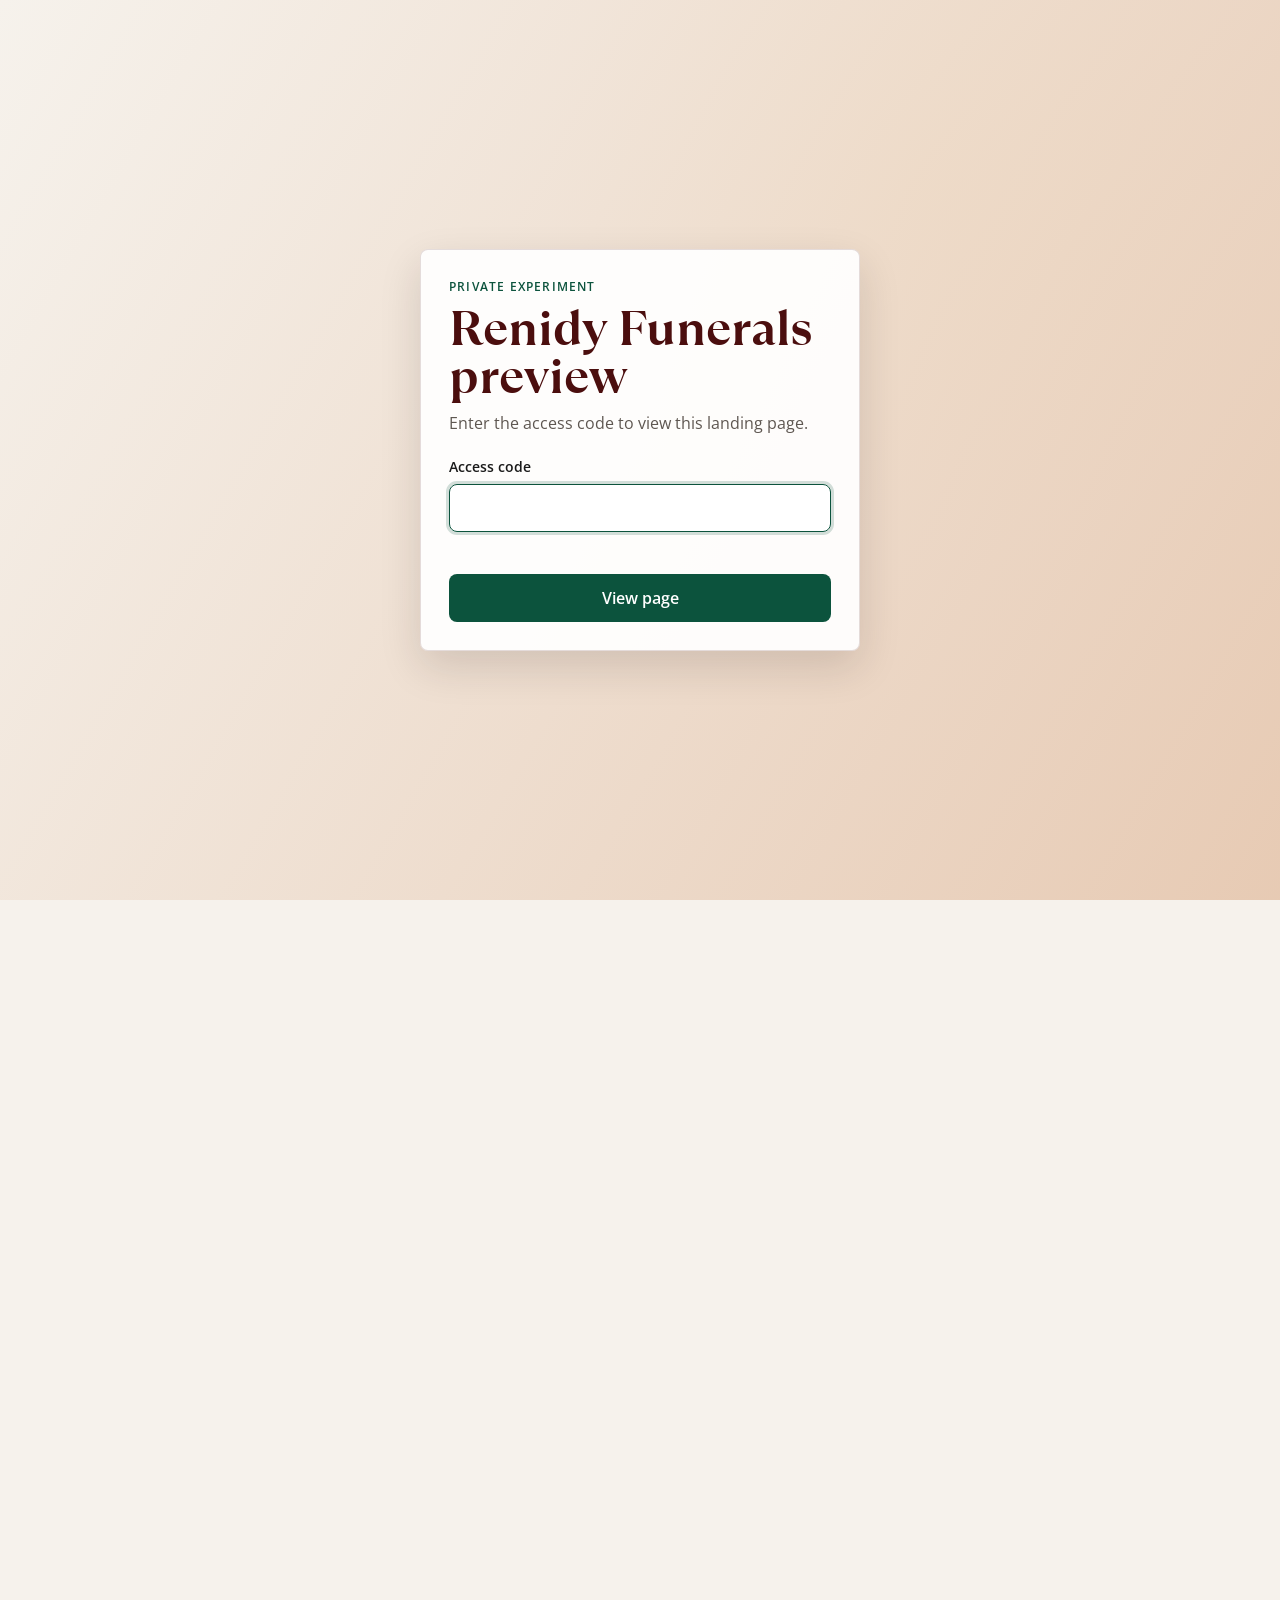
<file: index.html>
<!doctype html>
<html lang="en">
  <head>
    <meta charset="utf-8" />
    <meta name="viewport" content="width=device-width, initial-scale=1" />
    <title>Renidy Funerals | Funeral planning help in minutes</title>
    <meta
      name="description"
      content="Get calm funeral planning support, transparent next steps, and a free 30-minute consultation with Renidy."
    />
    <link rel="canonical" href="https://renidyfunerals.com/" />
    <meta property="og:type" content="website" />
    <meta property="og:title" content="Renidy Funerals | Funeral planning help in minutes" />
    <meta
      property="og:description"
      content="Get calm funeral planning support, transparent next steps, and a free 30-minute consultation with Renidy."
    />
    <meta property="og:url" content="https://renidyfunerals.com/" />
    <meta name="twitter:card" content="summary_large_image" />
    <script>
      (function () {
        try {
          if (localStorage.getItem("renidyfunerals_passcode_ok") !== "true") {
            document.documentElement.classList.add("passcode-locked");
          }
        } catch (_) {
          document.documentElement.classList.add("passcode-locked");
        }
      })();
    </script>
    <style>
      html.passcode-locked body {
        overflow: hidden;
      }

      html.passcode-locked .page-shell {
        visibility: hidden;
      }

      .passcode-gate {
        display: none;
      }
    </style>
    <link rel="stylesheet" href="/styles.css" />
    <script src="/config.js"></script>
    <script src="/gate.js" defer></script>
    <script src="/analytics.js" defer></script>
    <script src="/tawk.js" defer></script>
  </head>
  <body>
    <div class="page-shell">
      <header class="top-nav">
        <a class="brand" href="/" aria-label="Renidy Funerals home">
          <span class="brand-mark">R</span>
          <span>Renidy</span>
        </a>
        <nav aria-label="Main navigation">
          <a href="#how-it-works">How it works</a>
          <a href="#meet-doulas">Doulas</a>
          <a href="#support">Support</a>
          <a href="#pricing">Pricing</a>
          <a href="#faq">FAQ</a>
        </nav>
        <a
          class="nav-cta"
          href="/need-help-now/?intent=now"
          data-track-cta="Header consultation"
          data-track-location="header"
          data-funnel-intent="now"
          data-modal-funnel="true"
          >Free consult</a
        >
      </header>

      <div class="trust-banner">
        <span>Free first call</span>
        <span>Private</span>
        <span>Not a funeral home</span>
        <span>Transparent next steps</span>
      </div>

      <main>
        <section id="hero-section" class="hero" data-section-type="dark">
          <div class="hero-image" aria-hidden="true">
            <img src="/assets/images/memento.svg" alt="" />
          </div>
          <div class="hero-gradient" aria-hidden="true"></div>
          <a
            class="hero-plan-online-hotspot"
            href="/planning-ahead/?intent=ahead"
            aria-label="Plan everything online"
            data-track-cta="Plan everything online"
            data-track-location="hero_artwork"
            data-funnel-intent="ahead"
            data-modal-funnel="true"
          ></a>

          <div class="hero-inner">
            <div class="hero-copy">
              <h1>
                Funeral planning support,
                <em>all in one place</em>
              </h1>
              <p>
                Get calm funeral planning support, transparent options, and death doula guidance
                so you are not sorting through every decision alone.
              </p>

              <div class="hero-cards">
                <a
                  class="intent-card"
                  href="/need-help-now/?intent=now"
                  data-track-cta="Someone just died"
                  data-track-location="hero"
                  data-funnel-intent="now"
                  data-modal-funnel="true"
                >
                  <span class="badge now">NOW</span>
                  <strong>Someone just died</strong>
                  <small>I need help in the next 24-48 hrs</small>
                  <span class="arrow" aria-hidden="true">-></span>
                </a>

                <a
                  class="intent-card"
                  href="/planning-ahead/?intent=ahead"
                  data-track-cta="Planning ahead"
                  data-track-location="hero"
                  data-funnel-intent="ahead"
                  data-modal-funnel="true"
                >
                  <span class="badge ahead">AHEAD</span>
                  <strong>I&apos;m planning ahead</strong>
                  <small>Before anything happens</small>
                  <span class="arrow" aria-hidden="true">-></span>
                </a>
              </div>

              <div class="hero-proof">
                <span>Free first call</span>
                <span aria-hidden="true">·</span>
                <span>Private</span>
                <span aria-hidden="true">·</span>
                <span>Not a funeral home</span>
              </div>
            </div>
            <div class="hero-spacer" aria-hidden="true"></div>
          </div>
        </section>

        <section class="logo-strip" aria-label="Partner and press logos">
          <div class="logo-row">
            <img src="/assets/images/Logos/1.webp" alt="Partner logo 1" />
            <img src="/assets/images/Logos/2.webp" alt="Partner logo 2" />
            <img src="/assets/images/Logos/3.webp" alt="Partner logo 3" />
            <img src="/assets/images/Logos/4.webp" alt="Partner logo 4" />
            <img src="/assets/images/Logos/5.webp" alt="Partner logo 5" />
            <img src="/assets/images/Logos/6.webp" alt="Partner logo 6" />
            <img src="/assets/images/Logos/7.webp" alt="Partner logo 7" />
          </div>
        </section>

        <section class="dark-card-section" id="how-it-works" data-section-type="dark">
          <div class="dark-card-bg" aria-hidden="true">
            <img src="/assets/images/phone-mockup-all-in-one.webp" alt="" />
          </div>
          <div class="dark-card-copy">
            <h2>Funeral planning, all in one place.</h2>
            <p>We help you understand what matters first, what can wait, and who to call next.</p>
            <a
              class="yellow-button"
              href="/need-help-now/?intent=now"
              data-track-cta="Start free consultation"
              data-track-location="all_in_one_section"
              data-funnel-intent="now"
              data-modal-funnel="true"
              >Start My Free 30-Min Consultation <span aria-hidden="true">-></span></a
            >
          </div>
        </section>

        <section class="meet-doulas-section" id="meet-doulas">
          <div class="section-heading doula-heading">
            <p class="eyebrow">200+ Doulas &middot; Certified &middot; Background-checked &middot; Matched to you</p>
            <h2>Meet our certified death doulas</h2>
            <p>
              A death doula is trained to guide you through the difficult calls, paperwork, family
              coordination, and logistics, and stay by your side so nothing falls through the cracks.
            </p>

            <ul class="doula-bullets">
              <li><span aria-hidden="true">&#10003;</span>We make every call</li>
              <li><span aria-hidden="true">&#10003;</span>We handle the paperwork</li>
              <li><span aria-hidden="true">&#10003;</span>No upsells. Ever.</li>
            </ul>
          </div>

          <div class="doula-track" aria-label="Featured certified death doulas">
            <article class="doula-card">
              <div class="doula-photo">
                <img
                  src="/assets/images/doulas/landing/doula-1.webp"
                  alt="Debra Gonzalez, certified death doula in San Antonio, TX"
                />
                <span>INELDA CERTIFIED</span>
              </div>
              <div class="doula-card-copy">
                <h3>Debra Gonzalez</h3>
                <p>San Antonio, TX</p>
              </div>
            </article>

            <article class="doula-card">
              <div class="doula-photo">
                <img
                  src="/assets/images/doulas/landing/doula-2.webp"
                  alt="James Okafor, certified death doula in Atlanta, GA"
                />
                <span>NEDA CERTIFIED</span>
              </div>
              <div class="doula-card-copy">
                <h3>James Okafor</h3>
                <p>Atlanta, GA</p>
              </div>
            </article>

            <article class="doula-card">
              <div class="doula-photo">
                <img
                  src="/assets/images/doulas/landing/doula-3.webp"
                  alt="Maya Torres, certified death doula in Portland, OR"
                />
                <span>INELDA CERTIFIED</span>
              </div>
              <div class="doula-card-copy">
                <h3>Maya Torres</h3>
                <p>Portland, OR</p>
              </div>
            </article>

            <article class="doula-card">
              <div class="doula-photo">
                <img
                  src="/assets/images/doulas/landing/doula-4.webp"
                  alt="Jada Okafor, certified death doula in Minneapolis, MN"
                />
                <span>NEDA CERTIFIED</span>
              </div>
              <div class="doula-card-copy">
                <h3>Jada Okafor</h3>
                <p>Minneapolis, MN</p>
              </div>
            </article>

            <article class="doula-card">
              <div class="doula-photo">
                <img
                  src="/assets/images/doulas/landing/doula-5.webp"
                  alt="Aisha Williams, certified death doula in Boston, MA"
                />
                <span>INELDA CERTIFIED</span>
              </div>
              <div class="doula-card-copy">
                <h3>Aisha Williams</h3>
                <p>Boston, MA</p>
              </div>
            </article>

            <a
              class="doula-directory-card"
              href="/planning-ahead/?intent=ahead"
              data-track-cta="See all doulas"
              data-track-location="meet_doulas"
              data-funnel-intent="ahead"
              data-modal-funnel="true"
            >
              <strong>See all 200+ doulas</strong>
              <span>Free to browse</span>
              <i aria-hidden="true">-></i>
            </a>
          </div>
        </section>

        <section class="support-section" id="support">
          <div class="section-heading">
            <h2>Choose the level of support you need</h2>
            <p>
              Start with a free call, get a focused next-step plan, or book deeper support if your
              family needs help coordinating details.
            </p>
          </div>

          <div class="pricing-grid" id="pricing">
            <article class="price-card">
              <span class="pill green">Free Intro Call</span>
              <h3>Talk to someone first</h3>
              <div class="price"><span>$</span>0</div>
              <p>
                Meet your <span data-role-copy data-guide="guide" data-care="care advisor">guide</span>,
                ask questions, and understand your next step without pressure.
              </p>
              <ul>
                <li>30-minute consultation</li>
                <li>No credit card required</li>
                <li>Available same week</li>
              </ul>
              <a
                class="outline-button"
                href="/need-help-now/?intent=now&plan=free-intro"
                data-track-cta="Free intro card"
                data-track-location="pricing"
                data-funnel-intent="now"
                data-plan-id="free-intro"
                data-modal-funnel="true"
                >Start with a Free Call</a
              >
            </article>

            <article class="price-card featured">
              <div class="featured-bar">
                <span>Most Popular</span>
                <span>100% Satisfaction Guarantee</span>
              </div>
              <span class="pill gold">One-Time Session</span>
              <h3>Get a plan in 60 minutes</h3>
              <div class="price"><span>$</span>79</div>
              <p>A focused hour to map out the decisions in front of you and reduce confusion.</p>
              <ul>
                <li>Personalized next-steps plan</li>
                <li>Document and resource checklist</li>
                <li>Follow-up guidance from Renidy</li>
              </ul>
              <a
                class="solid-button"
                href="/need-help-now/?intent=now&plan=one-time-session"
                data-track-cta="One-time session card"
                data-track-location="pricing"
                data-funnel-intent="now"
                data-plan-id="one-time-session"
                data-modal-funnel="true"
                >Book a Session</a
              >
            </article>

            <article class="price-card">
              <span class="pill green">Concierge Planning</span>
              <h3>Get hands-on support</h3>
              <div class="price"><span>$</span>299</div>
              <p>For families who need help coordinating options, paperwork, and family decisions.</p>
              <ul>
                <li>Up to 3 hours of guidance</li>
                <li>Vendor and paperwork support</li>
                <li>Family coordination help</li>
              </ul>
              <a
                class="outline-button"
                href="/need-help-now/?intent=now&plan=concierge"
                data-track-cta="Concierge support card"
                data-track-location="pricing"
                data-funnel-intent="now"
                data-plan-id="concierge"
                data-modal-funnel="true"
                ><span data-role-copy data-guide="Book My Guide" data-care="Book My Care Advisor">Book My Guide</span></a
              >
            </article>
          </div>
        </section>

        <section class="steps-section">
          <div class="section-heading">
            <h2>Three steps, then a clearer plan.</h2>
          </div>
          <div class="steps-grid">
            <article>
              <span>1</span>
              <h3>Tell us what happened</h3>
              <p>Share whether this is immediate, planning ahead, cremation, burial, or a service.</p>
            </article>
            <article>
              <span>2</span>
              <h3>Get matched to next steps</h3>
              <p>Renidy narrows the options and helps you understand what matters first.</p>
            </article>
            <article>
              <span>3</span>
              <h3>Book support if needed</h3>
              <p>
                Talk with a <span data-role-copy data-guide="guide" data-care="care advisor">guide</span>
                who can help coordinate vendors, paperwork, and family decisions.
              </p>
            </article>
          </div>
        </section>

        <section class="final-cta" data-section-type="dark">
          <h2>You do not have to figure it all out before asking for help.</h2>
          <a
            class="yellow-button"
            href="/need-help-now/?intent=now"
            data-track-cta="Final consultation"
            data-track-location="final_cta"
            data-funnel-intent="now"
            data-modal-funnel="true"
            >Book a free 30-minute consultation <span aria-hidden="true">-></span></a
          >
        </section>

        <section class="faq-section" id="faq">
          <h2>Questions</h2>
          <details>
            <summary>Is this a funeral home?</summary>
            <p>No. Renidy helps families organize choices, understand next steps, and connect with support.</p>
          </details>
          <details>
            <summary>Can I use this if someone just died?</summary>
            <p>Yes. Start with the free consultation and Renidy will help you focus on the next decisions.</p>
          </details>
          <details>
            <summary>Does this replace Renidy?</summary>
            <p>No. This standalone site is a focused entry point. Consultation and planning tools are handled by Renidy.</p>
          </details>
        </section>
      </main>

      <footer>
        <span>Renidy Funerals</span>
        <a
          href="/privacy/"
          data-track-cta="Privacy"
          data-track-location="footer"
          >Privacy</a
        >
      </footer>
    </div>
    <div class="funnel-modal" id="funnel-modal" aria-hidden="true">
      <div class="funnel-modal__backdrop" data-modal-close></div>
      <section
        class="funnel-modal__dialog"
        role="dialog"
        aria-modal="true"
        aria-label="Renidy funeral planning"
      >
        <button class="funnel-modal__close" type="button" aria-label="Close" data-modal-close>
          &times;
        </button>
        <iframe
          class="funnel-modal__frame"
          id="funnel-modal-frame"
          title="Renidy funeral planning"
          loading="lazy"
        ></iframe>
      </section>
    </div>
    <script>
      (function () {
        var modal = document.getElementById("funnel-modal");
        var frame = document.getElementById("funnel-modal-frame");
        var lastFocused = null;

        function modalUrl(rawUrl) {
          var url = new URL(rawUrl, window.location.href);
          url.searchParams.set("modal", "1");
          return url.toString();
        }

        function openModal(url) {
          lastFocused = document.activeElement;
          frame.src = modalUrl(url);
          modal.classList.add("is-open");
          modal.setAttribute("aria-hidden", "false");
          document.documentElement.classList.add("funnel-modal-open");
          var close = modal.querySelector("[data-modal-close]");
          if (close) close.focus();
        }

        function closeModal() {
          modal.classList.remove("is-open");
          modal.setAttribute("aria-hidden", "true");
          document.documentElement.classList.remove("funnel-modal-open");
          frame.removeAttribute("src");
          if (lastFocused && typeof lastFocused.focus === "function") lastFocused.focus();
        }

        document.querySelectorAll("[data-modal-funnel='true']").forEach(function (link) {
          link.addEventListener("click", function (event) {
            if (event.metaKey || event.ctrlKey || event.shiftKey || event.altKey || event.button !== 0) return;
            event.preventDefault();
            openModal(link.href);
          });
        });

        modal.querySelectorAll("[data-modal-close]").forEach(function (control) {
          control.addEventListener("click", closeModal);
        });

        document.addEventListener("keydown", function (event) {
          if (event.key === "Escape" && modal.classList.contains("is-open")) closeModal();
        });
      })();
    </script>
  </body>
</html>
</file>
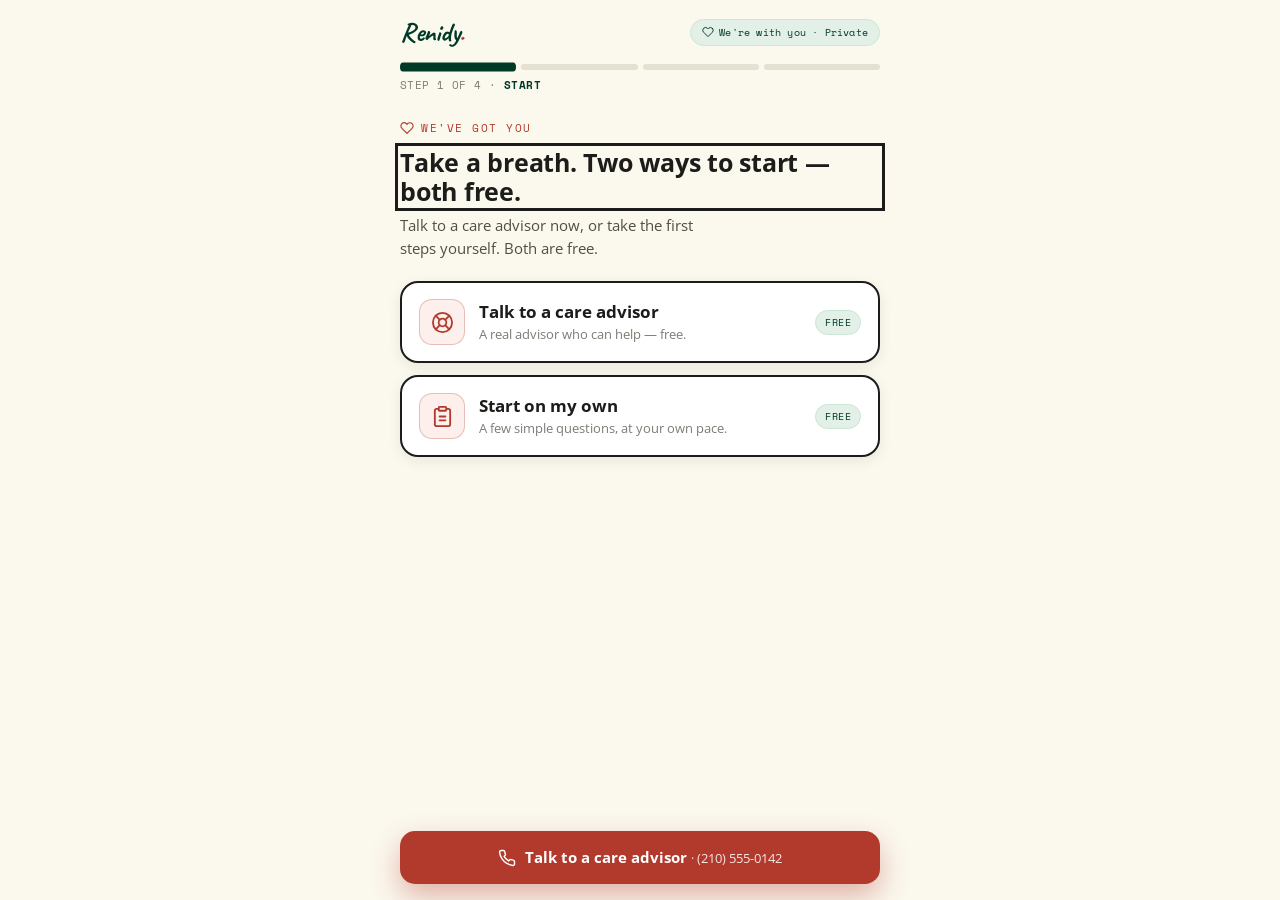
<file: need-help-now/index.html>
<!doctype html>
<html lang="en">
<head>
<meta charset="utf-8" />
<meta name="viewport" content="width=device-width, initial-scale=1, viewport-fit=cover" />
<title>Renidy — Talk to a care advisor, free</title>
<meta name="description" content="You don't have to figure out the next part alone. Talk to a certified care advisor — free — or build a plan in minutes. Private. Not a funeral home." />
<meta property="og:title" content="Renidy — You don't have to do this alone" />
<meta property="og:description" content="Talk to a certified care advisor, free. Or build a plan in minutes. Private. Not a funeral home." />
<meta property="og:type" content="website" />

<link rel="preconnect" href="https://fonts.googleapis.com">
<link rel="preconnect" href="https://fonts.gstatic.com" crossorigin>
<link href="https://fonts.googleapis.com/css2?family=Caveat:wght@600;700&family=Open+Sans:ital,wght@0,400;0,500;0,600;0,700;1,400&family=Space+Mono:wght@400;700&display=swap" rel="stylesheet">

<style>
  :root{
    --ink:#1c1c1a; --paper:#FBF8EE; --paper-2:#F4EEDD;
    --green:#013927; --green-soft:#0a5238; --mint:#CAE6D5; --mint-soft:#E2F0E7;
    --yellow:#FAD357; --wine:#5C2A1E; --rust:#B23A2C; --rust-soft:#FCEFEC;
    --g1:#E4E0D2; --g2:#C7C2B2; --g3:#7d7d76; --line:#1c1c1a;
    --accent:var(--green);                 /* recolored per track via JS/CSS */
    --accent-soft:var(--mint-soft);
    --shadow:0 10px 30px rgba(28,28,26,.12);
    --shadow-sm:0 4px 14px rgba(28,28,26,.08);
    --r:18px;
  }
  *{box-sizing:border-box;-webkit-tap-highlight-color:transparent;}
  html{scroll-behavior:smooth;}
  body{
    margin:0; background:var(--paper); color:var(--ink);
    font-family:"Open Sans",system-ui,-apple-system,sans-serif; line-height:1.5;
    -webkit-font-smoothing:antialiased; min-height:100dvh;
  }
  .hand{font-family:"Caveat",cursive; font-weight:700;}
  .mono{font-family:"Space Mono",monospace;}

  /* icon system ----------------------------------------------------- */
  .i{width:1em; height:1em; display:inline-block; vertical-align:-.125em; fill:none; stroke:currentColor; stroke-width:1.9; stroke-linecap:round; stroke-linejoin:round;}
  .ic{width:46px; height:46px; flex:0 0 auto; border-radius:13px; display:grid; place-items:center;
      background:var(--accent-soft); border:1.5px solid color-mix(in srgb, var(--accent) 28%, transparent); color:var(--accent);}
  .ic .i{width:23px; height:23px;}

  /* track tinting --------------------------------------------------- */
  [data-track="now"]{--accent:var(--rust); --accent-soft:var(--rust-soft);}
  [data-track="ahead"]{--accent:var(--green); --accent-soft:var(--mint-soft);}
  [data-track="diy"]{--accent:var(--wine); --accent-soft:#F6ECE9;}

  /* shell ----------------------------------------------------------- */
  .app{max-width:520px; margin:0 auto; min-height:100dvh; display:flex; flex-direction:column; padding:0 20px env(safe-area-inset-bottom,24px); position:relative;}
  .topbar{position:sticky; top:0; z-index:20; background:linear-gradient(var(--paper) 72%, rgba(251,248,238,0)); padding:14px 0 10px;}
  .toprow{display:flex; align-items:center; gap:12px; min-height:36px;}
  .back{appearance:none; border:1.5px solid var(--g2); background:#fff; border-radius:999px; width:36px; height:36px; cursor:pointer; color:var(--ink); display:none; place-items:center; flex:0 0 auto; transition:.15s;}
  .back .i{width:18px;height:18px;}
  .back.show{display:grid;} .back:active{transform:scale(.92);}
  .brand{font-family:"Caveat",cursive; font-weight:700; font-size:27px; letter-spacing:-.01em; color:var(--green); line-height:1;}
  .brand span{color:var(--rust);}
  .trustpill{margin-left:auto; font-family:"Space Mono",monospace; font-size:10px; letter-spacing:.02em; color:var(--green); background:var(--mint-soft); border:1.5px solid var(--mint); border-radius:999px; padding:5px 11px; white-space:nowrap; display:inline-flex; align-items:center; gap:5px;}
  .trustpill .i{width:12px;height:12px;}

  /* segmented stepper ---------------------------------------------- */
  .stepper{display:none; margin-top:14px;}
  .stepper.show{display:block;}
  .seg-track{display:flex; gap:5px;}
  .seg{flex:1; height:6px; border-radius:999px; background:var(--g1); transition:background .35s, transform .35s;}
  .seg.done{background:var(--accent);}
  .seg.cur{background:var(--accent); position:relative; transform:scaleY(1.5);}
  .seg-label{font-family:"Space Mono",monospace; font-size:10.5px; letter-spacing:.04em; text-transform:uppercase; color:var(--g3); margin-top:8px;}
  .seg-label b{color:var(--accent);}

  /* recap chips ----------------------------------------------------- */
  .recap{display:none; gap:6px; margin-top:11px; overflow-x:auto; padding-bottom:2px; scrollbar-width:none;}
  .recap::-webkit-scrollbar{display:none;}
  .recap.show{display:flex;}
  .rchip{flex:0 0 auto; font-family:"Space Mono",monospace; font-size:10.5px; letter-spacing:.01em; color:var(--accent);
         background:var(--accent-soft); border:1.5px solid color-mix(in srgb, var(--accent) 30%, transparent); border-radius:999px; padding:4px 9px; display:inline-flex; align-items:center; gap:5px; white-space:nowrap; animation:pop .3s cubic-bezier(.2,1.4,.4,1) both;}
  .rchip .i{width:11px; height:11px;}
  @keyframes pop{from{opacity:0; transform:scale(.7);} to{opacity:1; transform:none;}}

  /* screens --------------------------------------------------------- */
  main{flex:1; display:flex; flex-direction:column; padding:10px 0 28px;}
  .screen{display:none;}
  .screen.active{display:flex; flex-direction:column; flex:1;}
  .screen.from-right{animation:inR .36s cubic-bezier(.2,.8,.2,1);}
  .screen.from-left{animation:inL .36s cubic-bezier(.2,.8,.2,1);}
  @keyframes inR{from{opacity:0; transform:translateX(26px);} to{opacity:1; transform:none;}}
  @keyframes inL{from{opacity:0; transform:translateX(-26px);} to{opacity:1; transform:none;}}

  .eyebrow{font-family:"Space Mono",monospace; font-size:11px; letter-spacing:.14em; text-transform:uppercase; color:var(--accent); margin:6px 0 12px; display:flex; align-items:center; gap:7px;}
  .eyebrow .i{width:14px;height:14px;}
  h1{font-family:"Caveat",cursive; font-weight:700; font-size:clamp(35px,9.5vw,48px); line-height:.97; margin:0 0 12px; letter-spacing:-.01em;}
  h2{font-size:25px; line-height:1.16; margin:0 0 8px; font-weight:700; letter-spacing:-.01em;}
  .say{font-size:15px; color:#4f4f45; margin:0 0 22px; max-width:36ch;}
  .say.center{margin-left:auto; margin-right:auto; text-align:center;}
  .q{font-family:"Space Mono",monospace; font-size:11px; letter-spacing:.05em; text-transform:uppercase; color:var(--g3); margin:2px 0 10px;}

  /* choice cards (staggered) --------------------------------------- */
  .choices{display:flex; flex-direction:column; gap:12px;}
  .choice{appearance:none; text-align:left; width:100%; cursor:pointer; background:#fff; border:2px solid var(--line);
    border-radius:var(--r); padding:16px 17px; box-shadow:var(--shadow-sm); display:flex; align-items:center; gap:14px;
    transition:transform .14s ease, box-shadow .14s ease, border-color .14s ease; font-family:inherit; color:inherit;}
  .choice:active{transform:translateY(1px) scale(.995);}
  .choice:hover{box-shadow:var(--shadow); border-color:var(--accent);}
  .choice .ct{flex:1; min-width:0;}
  .choice .ct b{display:block; font-size:16.5px; font-weight:700; line-height:1.22;}
  .choice .ct small{display:block; font-size:13px; color:var(--g3); margin-top:3px;}
  .choice .arrow{color:var(--g2); flex:0 0 auto; transition:transform .14s, color .14s;}
  .choice .arrow .i{width:20px;height:20px;}
  .choice:hover .arrow{color:var(--accent); transform:translateX(3px);}
  .choice .freebadge{font-family:"Space Mono",monospace; font-size:10px; letter-spacing:.04em; text-transform:uppercase; color:var(--green); background:var(--mint-soft); border:1.5px solid var(--mint); border-radius:999px; padding:4px 9px; white-space:nowrap; flex:0 0 auto;}

  .screen.active .choices .choice{opacity:0; animation:cardUp .44s cubic-bezier(.2,.8,.2,1) forwards;}
  .screen.active .choices .choice:nth-child(1){animation-delay:.05s;}
  .screen.active .choices .choice:nth-child(2){animation-delay:.12s;}
  .screen.active .choices .choice:nth-child(3){animation-delay:.19s;}
  .screen.active .choices .choice:nth-child(4){animation-delay:.26s;}
  @keyframes cardUp{from{opacity:0; transform:translateY(14px);} to{opacity:1; transform:none;}}

  /* big triage CTAs (stacked, layered depth) ----------------------- */
  .cta{appearance:none; text-align:left; width:100%; cursor:pointer; border-radius:22px; padding:22px; color:#fff; border:none;
    display:flex; align-items:center; gap:15px; font-family:inherit; position:relative; isolation:isolate;
    box-shadow:0 12px 28px rgba(28,28,26,.16); transition:transform .15s ease, box-shadow .15s ease;}
  .cta::before{content:""; position:absolute; inset:0; border-radius:22px; z-index:-1; transform:translateY(7px) scale(.965); opacity:.34; filter:blur(.5px);}
  .cta.now,.cta.now::before{background:var(--rust);}
  .cta.ahead,.cta.ahead::before{background:var(--green);}
  .cta:active{transform:translateY(2px);}
  .cta .cic{width:50px; height:50px; border-radius:14px; background:rgba(255,255,255,.16); display:grid; place-items:center; flex:0 0 auto;}
  .cta .cic .i{width:26px; height:26px; stroke-width:1.8;}
  .cta .lbl{font-family:"Space Mono",monospace; font-size:10px; letter-spacing:.1em; text-transform:uppercase; opacity:.85; display:block; margin-bottom:4px;}
  .cta .big{font-family:"Caveat",cursive; font-weight:700; font-size:30px; line-height:.98; display:block;}
  .cta .sub2{display:block; font-size:12.5px; opacity:.9; margin-top:3px;}
  .cta .arrow{margin-left:auto; opacity:.9; flex:0 0 auto;}
  .cta .arrow .i{width:24px;height:24px;}

  /* selectable pills ------------------------------------------------ */
  .pills{display:flex; gap:8px; flex-wrap:wrap; margin-bottom:4px;}
  .pill{appearance:none; cursor:pointer; flex:1; min-width:92px; text-align:center; background:#fff; border:2px solid var(--g2);
    border-radius:13px; padding:13px 10px; font-family:inherit; font-size:14px; font-weight:600; color:var(--ink); transition:.14s; position:relative;}
  .pill:hover{border-color:color-mix(in srgb, var(--accent) 55%, var(--g2));}
  .pill.sel{border-color:var(--accent); background:var(--accent-soft); color:var(--accent);}
  .pill.sel::after{content:""; position:absolute; top:6px; right:7px; width:13px; height:13px; border-radius:50%; background:var(--accent);
    -webkit-mask:url('data:image/svg+xml;utf8,<svg xmlns="http://www.w3.org/2000/svg" viewBox="0 0 24 24" fill="none" stroke="white" stroke-width="4" stroke-linecap="round" stroke-linejoin="round"><polyline points="20 6 9 17 4 12"/></svg>') center/9px no-repeat;
            mask:url('data:image/svg+xml;utf8,<svg xmlns="http://www.w3.org/2000/svg" viewBox="0 0 24 24" fill="none" stroke="white" stroke-width="4" stroke-linecap="round" stroke-linejoin="round"><polyline points="20 6 9 17 4 12"/></svg>') center/9px no-repeat;}
  .fieldlabel{font-family:"Space Mono",monospace; font-size:11px; letter-spacing:.04em; text-transform:uppercase; color:var(--g3); margin:20px 0 8px;}

  /* fields ---------------------------------------------------------- */
  .field{display:flex; flex-direction:column; margin-bottom:14px;}
  .field label{font-family:"Space Mono",monospace; font-size:11px; letter-spacing:.04em; text-transform:uppercase; color:var(--g3); margin-bottom:6px;}
  .field input, .field select{font-family:inherit; font-size:16px; padding:15px 14px; border:2px solid var(--g2); border-radius:13px; background:#fff; color:var(--ink); transition:.14s;}
  .field input:focus, .field select:focus{outline:none; border-color:var(--accent); box-shadow:0 0 0 4px var(--accent-soft);}
  .field .err{color:var(--rust); font-size:12.5px; margin-top:6px; display:none;}
  .field.invalid input{border-color:var(--rust);}
  .field.invalid .err{display:block;}

  .submit{appearance:none; cursor:pointer; width:100%; margin-top:10px; border:none; border-radius:15px; padding:17px;
    font-family:inherit; font-size:16px; font-weight:700; color:#fff; background:var(--accent); box-shadow:var(--shadow-sm); transition:.14s; display:inline-flex; align-items:center; justify-content:center; gap:9px;}
  .submit:active{transform:translateY(1px);}
  .submit[disabled]{opacity:.5; cursor:default;}
  .submit .i{width:18px;height:18px;}

  .micro{font-size:12.5px; color:var(--g3); margin-top:13px; display:flex; align-items:center; gap:7px; justify-content:center;}
  .micro .i{width:14px;height:14px; color:var(--g3);}
  .offramp{display:block; text-align:center; margin-top:16px; font-size:14px; color:var(--g3); background:none; border:none; width:100%; cursor:pointer; font-family:inherit; text-decoration:underline; text-underline-offset:3px;}

  .adapt{font-family:"Space Mono",monospace; font-size:11.5px; color:var(--wine); background:#F6ECE9; border:1.5px dashed var(--wine); border-radius:11px; padding:9px 12px; margin:0 0 16px; line-height:1.35; display:flex; align-items:center; gap:8px;}
  .adapt .i{width:14px;height:14px;flex:0 0 auto;}
  .adapt b{font-weight:700;}

  /* confirmation ---------------------------------------------------- */
  .confirm-card{background:#fff; border:2px solid var(--accent); border-radius:22px; padding:28px 22px; box-shadow:var(--shadow); text-align:center; margin-top:6px;}
  .avatar{width:88px; height:88px; border-radius:50%; margin:0 auto 16px; background:var(--accent-soft); border:3px solid var(--accent); display:grid; place-items:center; color:var(--accent); font-family:"Caveat",cursive; font-weight:700; font-size:34px; position:relative;}
  .avatar .i{width:38px;height:38px;}
  .avatar .badge{position:absolute; right:-2px; bottom:-2px; width:30px; height:30px; border-radius:50%; background:var(--green); border:3px solid #fff; display:grid; place-items:center; color:#fff;}
  .avatar .badge .i{width:15px;height:15px;}
  .confirm-card h2{font-family:"Caveat",cursive; font-weight:700; font-size:33px; line-height:1.04; color:var(--accent); margin-bottom:8px;}
  .credential{font-size:13px; color:var(--g3); margin:0 0 22px;}
  .actions{display:flex; flex-direction:column; gap:10px;}
  .action{appearance:none; cursor:pointer; width:100%; border-radius:15px; padding:16px; font-family:inherit; font-size:15.5px; font-weight:700; display:flex; align-items:center; justify-content:center; gap:10px; transition:.14s; text-decoration:none;}
  .action:active{transform:translateY(1px);}
  .action .i{width:19px;height:19px;}
  .action.primary{background:var(--accent); color:#fff; border:none;}
  .action.ghost{background:#fff; color:var(--accent); border:2px solid var(--accent);}
  .savednote{font-size:12.5px; color:var(--g3); margin-top:16px; display:flex; align-items:center; gap:6px; justify-content:center;}
  .savednote .i{width:13px;height:13px;}

  /* plan payoff ----------------------------------------------------- */
  .planbox{background:#fff; border:2px solid var(--line); border-radius:20px; box-shadow:var(--shadow-sm); overflow:hidden; margin-top:6px;}
  .planbox .ph{background:var(--green); color:#fff; padding:17px 19px;}
  .planbox .ph .pk{font-family:"Space Mono",monospace; font-size:10px; letter-spacing:.1em; text-transform:uppercase; color:var(--mint); display:flex; align-items:center; gap:6px;}
  .planbox .ph .pk .i{width:13px;height:13px;}
  .planbox .ph .pt{font-family:"Caveat",cursive; font-weight:700; font-size:29px; line-height:1; margin-top:3px;}
  .planbox .pl{display:flex; align-items:flex-start; gap:12px; padding:14px 19px; border-top:1.5px solid var(--g1); font-size:14.5px;}
  .planbox .pl:first-of-type{border-top:0;}
  .planbox .pl .pi{flex:0 0 auto; width:26px; height:26px; border-radius:8px; display:grid; place-items:center; margin-top:1px;}
  .planbox .pl .pi.ok{background:var(--mint-soft); color:var(--green);}
  .planbox .pl .pi.flag{background:#FFF4DA; color:#8a6a00;}
  .planbox .pl .pi .i{width:15px;height:15px;}
  .planbox .pl b{font-weight:700;}
  .planbox .pl small{display:block; color:var(--g3); font-size:12.5px; margin-top:1px;}

  footer{text-align:center; padding:22px 0 30px; font-size:11.5px; color:var(--g3);}
  footer .mono{font-size:10.5px; letter-spacing:.04em;}

  .skip{position:absolute; left:-9999px;}
  .skip:focus{left:20px; top:8px; z-index:50; background:#fff; padding:8px 12px; border-radius:8px; border:2px solid var(--green);}

  /* screen-reader only */
  .sr-only{position:absolute; width:1px; height:1px; padding:0; margin:-1px; overflow:hidden; clip:rect(0 0 0 0); white-space:nowrap; border:0;}

  /* crisis lifeline — persistent human escape hatch on the NOW path */
  .lifeline{position:fixed; left:50%; transform:translateX(-50%); bottom:16px; width:calc(100% - 40px); max-width:480px;
    display:none; align-items:center; justify-content:center; gap:9px; text-decoration:none; color:#fff; background:var(--rust);
    font-weight:700; font-size:15px; padding:15px; border-radius:15px; box-shadow:0 12px 28px rgba(178,58,44,.36); z-index:25;}
  .lifeline.show{display:flex;}
  .lifeline .i{width:18px;height:18px;}
  .lifeline small{font-weight:400; opacity:.88; font-size:12.5px;}
  /* keyboard focus visibility for everyone */
  a:focus-visible, button:focus-visible, input:focus-visible, select:focus-visible, [tabindex]:focus-visible{outline:3px solid var(--ink); outline-offset:2px;}
  h1:focus-visible, h2:focus-visible{outline:none;}

  @media (prefers-reduced-motion: reduce){
    .screen.from-right,.screen.from-left,.screen.active .choices .choice,.rchip{animation:none!important; opacity:1!important; transform:none!important;}
    .seg{transition:none;}
  }
</style>
</head>
<body>
<a href="#s-triage" class="skip">Skip to start</a>
<div id="liveRegion" class="sr-only" aria-live="polite" aria-atomic="true"></div>

<!-- ICON SPRITE ----------------------------------------------------- -->
<svg width="0" height="0" style="position:absolute" aria-hidden="true">
  <defs>
    <symbol id="ic-arrow" viewBox="0 0 24 24"><line x1="5" y1="12" x2="19" y2="12"/><polyline points="12 5 19 12 12 19"/></symbol>
    <symbol id="ic-arrow-left" viewBox="0 0 24 24"><line x1="19" y1="12" x2="5" y2="12"/><polyline points="12 19 5 12 12 5"/></symbol>
    <symbol id="ic-chevron" viewBox="0 0 24 24"><polyline points="9 18 15 12 9 6"/></symbol>
    <symbol id="ic-check" viewBox="0 0 24 24"><polyline points="20 6 9 17 4 12"/></symbol>
    <symbol id="ic-life" viewBox="0 0 24 24"><circle cx="12" cy="12" r="10"/><circle cx="12" cy="12" r="4"/><line x1="4.93" y1="4.93" x2="9.17" y2="9.17"/><line x1="14.83" y1="14.83" x2="19.07" y2="19.07"/><line x1="14.83" y1="9.17" x2="19.07" y2="4.93"/><line x1="4.93" y1="19.07" x2="9.17" y2="14.83"/></symbol>
    <symbol id="ic-clipboard" viewBox="0 0 24 24"><rect x="8" y="2" width="8" height="4" rx="1"/><path d="M16 4h2a2 2 0 0 1 2 2v14a2 2 0 0 1-2 2H6a2 2 0 0 1-2-2V6a2 2 0 0 1 2-2h2"/><path d="M9 12h6"/><path d="M9 16h6"/></symbol>
    <symbol id="ic-message" viewBox="0 0 24 24"><path d="M21 11.5a8.4 8.4 0 0 1-.9 3.8 8.5 8.5 0 0 1-7.6 4.7 8.4 8.4 0 0 1-3.8-.9L3 21l1.9-5.7a8.4 8.4 0 0 1-.9-3.8 8.5 8.5 0 0 1 4.7-7.6 8.4 8.4 0 0 1 3.8-.9h.5a8.48 8.48 0 0 1 8 8v.5z"/></symbol>
    <symbol id="ic-phone" viewBox="0 0 24 24"><path d="M22 16.92v3a2 2 0 0 1-2.18 2 19.8 19.8 0 0 1-8.63-3.07 19.5 19.5 0 0 1-6-6A19.8 19.8 0 0 1 2.1 4.18 2 2 0 0 1 4.11 2h3a2 2 0 0 1 2 1.72c.13.96.36 1.9.7 2.81a2 2 0 0 1-.45 2.11L8.09 9.91a16 16 0 0 0 6 6l1.27-1.27a2 2 0 0 1 2.11-.45c.91.34 1.85.57 2.81.7A2 2 0 0 1 22 16.92z"/></symbol>
    <symbol id="ic-video" viewBox="0 0 24 24"><polygon points="23 7 16 12 23 17 23 7"/><rect x="1" y="5" width="15" height="14" rx="2"/></symbol>
    <symbol id="ic-calendar" viewBox="0 0 24 24"><rect x="3" y="4" width="18" height="18" rx="2"/><line x1="16" y1="2" x2="16" y2="6"/><line x1="8" y1="2" x2="8" y2="6"/><line x1="3" y1="10" x2="21" y2="10"/></symbol>
    <symbol id="ic-clock" viewBox="0 0 24 24"><circle cx="12" cy="12" r="10"/><polyline points="12 6 12 12 16 14"/></symbol>
    <symbol id="ic-shield" viewBox="0 0 24 24"><path d="M12 22s8-4 8-10V5l-8-3-8 3v7c0 6 8 10 8 10z"/></symbol>
    <symbol id="ic-lock" viewBox="0 0 24 24"><rect x="3" y="11" width="18" height="11" rx="2"/><path d="M7 11V7a5 5 0 0 1 10 0v4"/></symbol>
    <symbol id="ic-user" viewBox="0 0 24 24"><path d="M20 21v-2a4 4 0 0 0-4-4H8a4 4 0 0 0-4 4v2"/><circle cx="12" cy="7" r="4"/></symbol>
    <symbol id="ic-users" viewBox="0 0 24 24"><path d="M17 21v-2a4 4 0 0 0-4-4H5a4 4 0 0 0-4 4v2"/><circle cx="9" cy="7" r="4"/><path d="M23 21v-2a4 4 0 0 0-3-3.87"/><path d="M16 3.13a4 4 0 0 1 0 7.75"/></symbol>
    <symbol id="ic-heart" viewBox="0 0 24 24"><path d="M20.84 4.61a5.5 5.5 0 0 0-7.78 0L12 5.67l-1.06-1.06a5.5 5.5 0 0 0-7.78 7.78l1.06 1.06L12 21.23l7.78-7.78 1.06-1.06a5.5 5.5 0 0 0 0-7.78z"/></symbol>
    <symbol id="ic-feather" viewBox="0 0 24 24"><path d="M20.24 12.24a6 6 0 0 0-8.49-8.49L5 10.5V19h8.5z"/><line x1="16" y1="8" x2="2" y2="22"/><line x1="17.5" y1="15" x2="9" y2="15"/></symbol>
    <symbol id="ic-sprout" viewBox="0 0 24 24"><path d="M7 20h10"/><path d="M12 20V9"/><path d="M12 9C12 6 9.5 3.5 5 3.5 5 7.5 7.5 9 12 9z"/><path d="M12 9c0-2.5 2-5 5.5-5C17.5 7 15.5 9 12 9z"/></symbol>
    <symbol id="ic-help" viewBox="0 0 24 24"><circle cx="12" cy="12" r="10"/><path d="M9.1 9a3 3 0 0 1 5.82 1c0 2-3 3-3 3"/><line x1="12" y1="17" x2="12.01" y2="17"/></symbol>
    <symbol id="ic-wind" viewBox="0 0 24 24"><path d="M9.59 4.59A2 2 0 1 1 11 8H2"/><path d="M17.73 7.73A2.5 2.5 0 1 1 19.5 12H2"/><path d="M12.59 19.41A2 2 0 1 0 14 16H2"/></symbol>
    <symbol id="ic-vessel" viewBox="0 0 24 24"><rect x="3" y="3" width="18" height="4" rx="1"/><path d="M5 7v12a1 1 0 0 0 1 1h12a1 1 0 0 0 1-1V7"/><line x1="9" y1="12" x2="15" y2="12"/></symbol>
    <symbol id="ic-landmark" viewBox="0 0 24 24"><line x1="3" y1="22" x2="21" y2="22"/><line x1="6" y1="18" x2="6" y2="11"/><line x1="10" y1="18" x2="10" y2="11"/><line x1="14" y1="18" x2="14" y2="11"/><line x1="18" y1="18" x2="18" y2="11"/><polygon points="12 2 20 7 4 7"/></symbol>
    <symbol id="ic-globe" viewBox="0 0 24 24"><circle cx="12" cy="12" r="10"/><line x1="2" y1="12" x2="22" y2="12"/><path d="M12 2a15 15 0 0 1 4 10 15 15 0 0 1-4 10 15 15 0 0 1-4-10 15 15 0 0 1 4-10z"/></symbol>
    <symbol id="ic-award" viewBox="0 0 24 24"><circle cx="12" cy="8" r="7"/><polyline points="8.21 13.89 7 23 12 20 17 23 15.79 13.88"/></symbol>
    <symbol id="ic-minus" viewBox="0 0 24 24"><circle cx="12" cy="12" r="10"/><line x1="8" y1="12" x2="16" y2="12"/></symbol>
    <symbol id="ic-leaf" viewBox="0 0 24 24"><path d="M11 20A7 7 0 0 1 9.8 6.1C15.5 5 17 4.48 19 2c1 2 2 4.18 2 8 0 5.52-4.48 10-10 10z"/><path d="M2 21c0-3 1.85-5.36 5.08-6"/></symbol>
    <symbol id="ic-scale" viewBox="0 0 24 24"><path d="M12 3v18"/><path d="M5 21h14"/><path d="M3 7h18"/><path d="M6.5 7 3 14h7z"/><path d="M17.5 7 14 14h7z"/></symbol>
    <symbol id="ic-star" viewBox="0 0 24 24"><polygon points="12 2 15.09 8.26 22 9.27 17 14.14 18.18 21.02 12 17.77 5.82 21.02 7 14.14 2 9.27 8.91 8.26 12 2"/></symbol>
    <symbol id="ic-coins" viewBox="0 0 24 24"><circle cx="12" cy="12" r="10"/><path d="M12 6v12"/><path d="M15 9.3a2.5 2.5 0 0 0-2.5-1.8h-1A2.5 2.5 0 0 0 9 10c0 1.4 1.1 2 2.5 2s2.5.6 2.5 2a2.5 2.5 0 0 1-2.5 2.2h-1A2.5 2.5 0 0 1 9 14.7"/></symbol>
    <symbol id="ic-pin" viewBox="0 0 24 24"><path d="M21 10c0 7-9 13-9 13s-9-6-9-13a9 9 0 0 1 18 0z"/><circle cx="12" cy="10" r="3"/></symbol>
    <symbol id="ic-box" viewBox="0 0 24 24"><path d="M20 8v13H4V8"/><path d="M2 3h20v5H2z"/><path d="M10 12h4"/></symbol>
    <symbol id="ic-alert" viewBox="0 0 24 24"><path d="M10.29 3.86 1.82 18a2 2 0 0 0 1.71 3h16.94a2 2 0 0 0 1.71-3L13.71 3.86a2 2 0 0 0-3.42 0z"/><line x1="12" y1="9" x2="12" y2="13"/><line x1="12" y1="17" x2="12.01" y2="17"/></symbol>
    <symbol id="ic-spark" viewBox="0 0 24 24"><path d="M12 3v4M12 17v4M3 12h4M17 12h4M5.6 5.6l2.8 2.8M15.6 15.6l2.8 2.8M18.4 5.6l-2.8 2.8M8.4 15.6l-2.8 2.8"/></symbol>
  </defs>
</svg>

<div class="app">

  <!-- TOP BAR -->
  <div class="topbar">
    <div class="toprow">
      <button class="back" id="backBtn" aria-label="Go back"><svg class="i"><use href="#ic-arrow-left"/></svg></button>
      <div class="brand">Renidy<span>.</span></div>
      <span class="trustpill" id="trustPill"><svg class="i"><use href="#ic-shield"/></svg> Free first call · Private</span>
    </div>
    <div class="stepper" id="stepper"></div>
    <div class="recap" id="recap"></div>
  </div>

  <main id="main">

    <!-- ═══════════ TRIAGE ═══════════ -->
    <section class="screen active" id="s-triage" data-track="entry">
      <p class="eyebrow"><svg class="i"><use href="#ic-shield"/></svg> A certified care advisor · not a funeral home</p>
      <h1>You don't have to figure out the next part alone.</h1>
      <p class="say">One question, then we point you to the right kind of help. Talking to a care advisor is free.</p>
      <p class="q">What brings you here today?</p>
      <div class="choices" style="gap:14px;">
        <button class="cta now" data-capture="urgency" data-value="now" data-event="triage_tap" data-next="s-now-fork">
          <span class="cic"><svg class="i"><use href="#ic-life"/></svg></span>
          <span><span class="lbl">I need help now</span><span class="big">Someone just died</span><span class="sub2">We'll get a real person with you fast.</span></span>
          <span class="arrow"><svg class="i"><use href="#ic-arrow"/></svg></span>
        </button>
        <button class="cta ahead" data-capture="urgency" data-value="ahead" data-event="triage_tap" data-next="s-ahead-fork">
          <span class="cic"><svg class="i"><use href="#ic-calendar"/></svg></span>
          <span><span class="lbl">Before anything happens</span><span class="big">I'm planning ahead</span><span class="sub2">Take your time — we'll guide you.</span></span>
          <span class="arrow"><svg class="i"><use href="#ic-arrow"/></svg></span>
        </button>
      </div>
      <!-- TODO: restore "20,000+ families helped · Largest doula network · HIPAA-compliant" only once each claim is verified and legally cleared -->
      <p class="micro" style="margin-top:22px;">A real person, free to start · Private · No upsells</p>
    </section>

    <!-- ═══════════ NOW ═══════════ -->
    <section class="screen" id="s-now-fork" data-track="now" data-step="1">
      <p class="eyebrow"><svg class="i"><use href="#ic-heart"/></svg> We've got you</p>
      <h2>Take a breath. Two ways to start — both free.</h2>
      <p class="say">Talk to a care advisor now, or take the first steps yourself. Both are free.</p>
      <div class="choices">
        <button class="choice" data-capture="mode" data-value="chat" data-event="funnel_start" data-next="s-now-channel">
          <span class="ic"><svg class="i"><use href="#ic-life"/></svg></span>
          <span class="ct"><b>Talk to a care advisor</b><small>A real advisor who can help — free.</small></span>
          <span class="freebadge">Free</span>
        </button>
        <button class="choice" data-capture="mode" data-value="build" data-event="funnel_start" data-next="s-diy-q1">
          <span class="ic"><svg class="i"><use href="#ic-clipboard"/></svg></span>
          <span class="ct"><b>Start on my own</b><small>A few simple questions, at your own pace.</small></span>
          <span class="freebadge">Free</span>
        </button>
      </div>
    </section>

    <section class="screen" id="s-now-channel" data-track="now" data-step="2">
      <p class="eyebrow"><svg class="i"><use href="#ic-life"/></svg> Talk to a care advisor</p>
      <h2>How do you want to start?</h2>
      <p class="say">However's easiest right now — we'll meet you there.</p>
      <div class="choices">
        <button class="choice" data-capture="channel" data-value="chat" data-chat="1" data-next="s-now-confirm"><span class="ic"><svg class="i"><use href="#ic-message"/></svg></span><span class="ct"><b>Chat right here, now</b><small>Message an advisor right now.</small></span><span class="arrow"><svg class="i"><use href="#ic-chevron"/></svg></span></button>
        <button class="choice" data-capture="channel" data-value="phone" data-next="s-now-detail"><span class="ic"><svg class="i"><use href="#ic-phone"/></svg></span><span class="ct"><b>A phone call</b><small>Leave your number &amp; a good time.</small></span><span class="arrow"><svg class="i"><use href="#ic-chevron"/></svg></span></button>
        <button class="choice" data-capture="channel" data-value="video" data-next="s-now-detail"><span class="ic"><svg class="i"><use href="#ic-video"/></svg></span><span class="ct"><b>A video call</b><small>Leave your details &amp; a good time.</small></span><span class="arrow"><svg class="i"><use href="#ic-chevron"/></svg></span></button>
      </div>
    </section>

    <section class="screen" id="s-now-detail" data-track="now" data-step="3">
      <p class="eyebrow"><svg class="i"><use href="#ic-lock"/></svg> Last step</p>
      <h2 id="nowDetailHead">Where should we reach you?</h2>
      <p class="say">Leave your details and a good time — that's all we need.</p>
      <form id="nowForm" novalidate>
        <div class="field">
          <label for="now-name">Your first name</label>
          <input id="now-name" name="name" type="text" autocomplete="given-name" placeholder="e.g. Crystal" required>
          <span class="err">Please add your name.</span>
        </div>
        <div class="field">
          <label for="now-phone">Best phone number</label>
          <input id="now-phone" name="phone" type="tel" autocomplete="tel" inputmode="tel" placeholder="(210) 555-0142" required>
          <span class="err">Please add a valid phone number.</span>
        </div>
        <p class="fieldlabel">When's good?</p>
        <div class="pills" data-group="timing">
          <button type="button" class="pill" data-value="now">Right now</button>
          <button type="button" class="pill" data-value="today">Later today</button>
          <button type="button" class="pill" data-value="week">This week</button>
        </div>
        <button class="submit" type="submit" style="margin-top:18px;">Connect me with a care advisor <svg class="i"><use href="#ic-arrow"/></svg></button>
      </form>
      <p class="micro"><svg class="i"><use href="#ic-lock"/></svg> Private — we never sell your info. By continuing, you agree to be contacted.</p>
    </section>

    <section class="screen" id="s-now-confirm" data-track="now" data-step="4">
      <p class="eyebrow center" style="justify-content:center;"><svg class="i"><use href="#ic-check"/></svg> You're connected</p>
      <div class="confirm-card">
        <div class="avatar">D<span class="badge"><svg class="i"><use href="#ic-check"/></svg></span></div>
        <h2 id="nowConfirmHead">Your care advisor is ready to help you now.</h2>
        <!-- TODO: replace "Debra" with the real matched advisor's name/photo -->
        <p class="credential">Your care advisor, Debra — a certified death doula — helps families through everything that comes next. Your first 30 minutes are free.</p>
        <div class="actions">
          <button class="action primary" id="startChatBtn"><svg class="i"><use href="#ic-message"/></svg> Start live chat now</button>
          <a class="action ghost" id="bookBtn" href="#" target="_blank" rel="noopener"><svg class="i"><use href="#ic-calendar"/></svg> Book a time that works</a>
          <a class="action ghost" id="callBtn" href="tel:+12105550142"><svg class="i"><use href="#ic-phone"/></svg> Call us now</a>
          <button class="action ghost" data-bundle="1" data-event="bundle_open_cta"><svg class="i"><use href="#ic-clipboard"/></svg> Or start your free plan</button>
        </div>
        <p class="savednote" id="nowSavedNote"><svg class="i"><use href="#ic-check"/></svg> We've texted you a link so you can pick this back up anytime.</p>
      </div>
    </section>

    <!-- ═══════════ AHEAD ═══════════ -->
    <section class="screen" id="s-ahead-fork" data-track="ahead" data-step="1">
      <p class="eyebrow"><svg class="i"><use href="#ic-calendar"/></svg> Planning ahead</p>
      <h2>How would you like to begin?</h2>
      <p class="say">Either way you're supported, and it's free. There's no wrong choice.</p>
      <div class="choices">
        <button class="choice" data-capture="mode" data-value="guided" data-event="funnel_start" data-next="s-ahead-who">
          <span class="ic"><svg class="i"><use href="#ic-life"/></svg></span>
          <span class="ct"><b>Have a care advisor guide me</b><small>A certified advisor walks you through it all.</small></span>
          <span class="freebadge">Free</span>
        </button>
        <button class="choice" data-capture="mode" data-value="diy" data-event="funnel_start" data-next="s-diy-q1">
          <span class="ic"><svg class="i"><use href="#ic-clipboard"/></svg></span>
          <span class="ct"><b>Explore on my own first</b><small>At your own pace — an advisor's one tap away.</small></span>
          <span class="freebadge">Free</span>
        </button>
      </div>
    </section>

    <section class="screen" id="s-ahead-who" data-track="ahead" data-step="2">
      <p class="eyebrow"><svg class="i"><use href="#ic-user"/></svg> A little about you</p>
      <h2>Who are you planning for?</h2>
      <p class="say">No wrong answer — it just helps us get ready for you.</p>
      <div class="pills" data-group="relationship">
        <button class="pill" data-value="self">Myself</button>
        <button class="pill" data-value="parent">A parent</button>
        <button class="pill" data-value="spouse">A spouse</button>
        <button class="pill" data-value="other">Someone else</button>
      </div>
      <p class="fieldlabel">Any sense of when?</p>
      <div class="pills" data-group="timeframe">
        <button class="pill" data-value="soon">Within the year</button>
        <button class="pill" data-value="later">Further out</button>
        <button class="pill" data-value="unsure">Not sure yet</button>
      </div>
      <button class="submit" id="aheadWhoNext" data-next="s-ahead-detail" disabled>Continue <svg class="i"><use href="#ic-arrow"/></svg></button>
    </section>

    <section class="screen" id="s-ahead-detail" data-track="ahead" data-step="3">
      <p class="eyebrow"><svg class="i"><use href="#ic-lock"/></svg> Last step</p>
      <h2>Set up your free call</h2>
      <p class="say">Pick a time and how you'd like to meet — then where to reach you.</p>
      <form id="aheadForm" novalidate>
        <p class="fieldlabel">When works to talk?</p>
        <div class="pills" data-group="timing">
          <button type="button" class="pill" data-value="week">This week</button>
          <button type="button" class="pill" data-value="nextweek">Next week</button>
          <button type="button" class="pill" data-value="info">Just send info</button>
        </div>
        <p class="fieldlabel">How would you like to meet?</p>
        <div class="pills" data-group="reachchannel">
          <button type="button" class="pill" data-value="call">Call</button>
          <button type="button" class="pill" data-value="text">Text</button>
          <button type="button" class="pill sel" data-value="video">Video</button>
        </div>
        <div class="field" style="margin-top:20px;">
          <label for="ahead-name">Your first name</label>
          <input id="ahead-name" name="name" type="text" autocomplete="given-name" placeholder="e.g. Crystal" required>
          <span class="err">Please add your name.</span>
        </div>
        <div class="field">
          <label for="ahead-phone">Phone number</label>
          <input id="ahead-phone" name="phone" type="tel" autocomplete="tel" inputmode="tel" placeholder="(210) 555-0142" required>
          <span class="err">Please add a valid phone number.</span>
        </div>
        <div class="field">
          <label for="ahead-email">Email</label>
          <input id="ahead-email" name="email" type="email" autocomplete="email" inputmode="email" placeholder="you@email.com" required>
          <span class="err">Please add a valid email.</span>
        </div>
        <div class="field">
          <label for="ahead-zip">ZIP code <span style="text-transform:none; letter-spacing:0;">— matches you with help nearby</span></label>
          <input id="ahead-zip" name="zip" type="text" autocomplete="postal-code" inputmode="numeric" placeholder="78205">
        </div>
        <button class="submit" type="submit" style="margin-top:8px;">Book my free call <svg class="i"><use href="#ic-arrow"/></svg></button>
      </form>
      <p class="micro"><svg class="i"><use href="#ic-lock"/></svg> Private — we never sell your info. By continuing, you agree to be contacted about your request.</p>
    </section>

    <section class="screen" id="s-ahead-confirm" data-track="ahead" data-step="4">
      <p class="eyebrow center" style="justify-content:center;"><svg class="i"><use href="#ic-check"/></svg> You're booked</p>
      <div class="confirm-card">
        <div class="avatar"><svg class="i"><use href="#ic-calendar"/></svg><span class="badge"><svg class="i"><use href="#ic-check"/></svg></span></div>
        <h2>Your care advisor will video-call you within a day.</h2>
        <p class="credential">A certified care advisor — a death doula — will reach out to confirm your free 30-minute call. Want to get a head start?</p>
        <div class="actions">
          <button class="action primary" data-bundle="1" data-event="bundle_intent"><svg class="i"><use href="#ic-clipboard"/></svg> Build my free plan now</button>
          <a class="action ghost" id="aheadBookBtn" href="#" target="_blank" rel="noopener"><svg class="i"><use href="#ic-calendar"/></svg> Pick a time on the calendar</a>
        </div>
        <p class="savednote"><svg class="i"><use href="#ic-check"/></svg> We've saved your details so nothing gets lost.</p>
      </div>
    </section>

    <!-- ═══════════ DIY ═══════════ -->
    <section class="screen" id="s-diy-q1" data-track="diy" data-step="1">
      <p class="eyebrow"><svg class="i"><use href="#ic-feather"/></svg> Arrangement</p>
      <h2>What kind of arrangement feels right?</h2>
      <p class="say">Free, about 3 minutes — and nothing's locked in. You can change any answer later.</p>
      <div class="choices">
        <button class="choice" data-capture="diy_disposition" data-value="cremation" data-next="s-diy-q2"><span class="ic"><svg class="i"><use href="#ic-feather"/></svg></span><span class="ct"><b>Cremation</b></span><span class="arrow"><svg class="i"><use href="#ic-chevron"/></svg></span></button>
        <button class="choice" data-capture="diy_disposition" data-value="burial" data-next="s-diy-q2"><span class="ic"><svg class="i"><use href="#ic-sprout"/></svg></span><span class="ct"><b>Burial</b></span><span class="arrow"><svg class="i"><use href="#ic-chevron"/></svg></span></button>
        <button class="choice" data-capture="diy_disposition" data-value="green" data-next="s-diy-q2"><span class="ic"><svg class="i"><use href="#ic-leaf"/></svg></span><span class="ct"><b>Green / natural</b><small>Gentler on the earth.</small></span><span class="arrow"><svg class="i"><use href="#ic-chevron"/></svg></span></button>
        <button class="choice" data-capture="diy_disposition" data-value="unsure" data-next="s-diy-q2"><span class="ic"><svg class="i"><use href="#ic-help"/></svg></span><span class="ct"><b>Not sure yet</b><small>We'll help you weigh it.</small></span><span class="arrow"><svg class="i"><use href="#ic-chevron"/></svg></span></button>
      </div>
    </section>

    <section class="screen" id="s-diy-q2" data-track="diy" data-step="2">
      <p class="eyebrow"><svg class="i"><use href="#ic-users"/></svg> The farewell</p>
      <h2>What kind of farewell?</h2>
      <p class="say">The gathering that brings people together — pick what feels right.</p>
      <div class="choices">
        <button class="choice" data-capture="diy_farewell" data-value="traditional" data-next="s-diy-q3"><span class="ic"><svg class="i"><use href="#ic-landmark"/></svg></span><span class="ct"><b>A traditional funeral</b><small>A formal service to say goodbye.</small></span><span class="arrow"><svg class="i"><use href="#ic-chevron"/></svg></span></button>
        <button class="choice" data-capture="diy_farewell" data-value="memorial" data-next="s-diy-q3"><span class="ic"><svg class="i"><use href="#ic-heart"/></svg></span><span class="ct"><b>A memorial gathering</b><small>To remember them, any time after.</small></span><span class="arrow"><svg class="i"><use href="#ic-chevron"/></svg></span></button>
        <button class="choice" data-capture="diy_farewell" data-value="celebration" data-next="s-diy-q3"><span class="ic"><svg class="i"><use href="#ic-star"/></svg></span><span class="ct"><b>A celebration of life</b><small>Informal and personal.</small></span><span class="arrow"><svg class="i"><use href="#ic-chevron"/></svg></span></button>
        <button class="choice" data-capture="diy_farewell" data-value="graveside" data-next="s-diy-q3"><span class="ic"><svg class="i"><use href="#ic-sprout"/></svg></span><span class="ct"><b>Something simple</b><small>Close family, no big service.</small></span><span class="arrow"><svg class="i"><use href="#ic-chevron"/></svg></span></button>
        <button class="choice" data-capture="diy_farewell" data-value="unsure" data-next="s-diy-q3"><span class="ic"><svg class="i"><use href="#ic-help"/></svg></span><span class="ct"><b>Not sure yet</b></span><span class="arrow"><svg class="i"><use href="#ic-chevron"/></svg></span></button>
      </div>
    </section>

    <section class="screen" id="s-diy-q3" data-track="diy" data-step="3">
      <p class="eyebrow"><svg class="i"><use href="#ic-pin"/></svg> Where</p>
      <h2>Where would you picture it?</h2>
      <p class="say">We'll find places near you that fit — you don't need to know names.</p>
      <div class="choices">
        <button class="choice" data-capture="diy_where" data-value="funeralhome" data-next="s-diy-q4"><span class="ic"><svg class="i"><use href="#ic-landmark"/></svg></span><span class="ct"><b>A funeral home</b></span><span class="arrow"><svg class="i"><use href="#ic-chevron"/></svg></span></button>
        <button class="choice" data-capture="diy_where" data-value="worship" data-next="s-diy-q4"><span class="ic"><svg class="i"><use href="#ic-landmark"/></svg></span><span class="ct"><b>A church or place of worship</b></span><span class="arrow"><svg class="i"><use href="#ic-chevron"/></svg></span></button>
        <button class="choice" data-capture="diy_where" data-value="home" data-next="s-diy-q4"><span class="ic"><svg class="i"><use href="#ic-heart"/></svg></span><span class="ct"><b>At home</b></span><span class="arrow"><svg class="i"><use href="#ic-chevron"/></svg></span></button>
        <button class="choice" data-capture="diy_where" data-value="outdoors" data-next="s-diy-q4"><span class="ic"><svg class="i"><use href="#ic-leaf"/></svg></span><span class="ct"><b>Outdoors</b><small>A park, garden, or special spot.</small></span><span class="arrow"><svg class="i"><use href="#ic-chevron"/></svg></span></button>
        <button class="choice" data-capture="diy_where" data-value="help" data-next="s-diy-q4"><span class="ic"><svg class="i"><use href="#ic-life"/></svg></span><span class="ct"><b>Help me find a place</b></span><span class="arrow"><svg class="i"><use href="#ic-chevron"/></svg></span></button>
      </div>
    </section>

    <section class="screen" id="s-diy-q4" data-track="diy" data-step="4">
      <p class="eyebrow"><svg class="i"><use href="#ic-pin"/></svg> Resting place</p>
      <div class="adapt" id="diyRestNote"><svg class="i"><use href="#ic-spark"/></svg><span></span></div>
      <h2 id="diyRestHead">And afterward?</h2>
      <p class="say" id="diyRestSay">Where they'll rest — no need to decide it all today.</p>
      <div class="choices" id="diyRestChoices"></div>
    </section>

    <section class="screen" id="s-diy-q5" data-track="diy" data-step="5">
      <p class="eyebrow"><svg class="i"><use href="#ic-landmark"/></svg> Traditions</p>
      <h2>Any traditions to honor?</h2>
      <p class="say">Pick any that apply — we'll fold in the right steps.</p>
      <div class="pills" data-group="diy_rites" data-multi="1" style="flex-direction:column;">
        <button type="button" class="pill" data-value="faith" style="text-align:left;">Faith or religious customs</button>
        <button type="button" class="pill" data-value="cultural" style="text-align:left;">Cultural or family traditions</button>
        <button type="button" class="pill" data-value="military" style="text-align:left;">Military or veteran honors</button>
        <button type="button" class="pill" data-value="eco" style="text-align:left;">Green / eco-friendly</button>
        <button type="button" class="pill" data-value="none" style="text-align:left;">None — keep it simple</button>
      </div>
      <button class="submit" data-next="s-diy-q6" style="margin-top:14px;">Continue <svg class="i"><use href="#ic-arrow"/></svg></button>
    </section>

    <section class="screen" id="s-diy-q6" data-track="diy" data-step="6">
      <p class="eyebrow"><svg class="i"><use href="#ic-coins"/></svg> Budget</p>
      <h2>What's your comfort with cost?</h2>
      <p class="say">No judgment — this tunes every option you'll see to your range.</p>
      <div class="choices">
        <button class="choice" data-capture="diy_budget" data-value="simple" data-event="bundle_generated" data-next="s-diy-plan"><span class="ic"><svg class="i"><use href="#ic-leaf"/></svg></span><span class="ct"><b>Keep it simple &amp; affordable</b></span><span class="arrow"><svg class="i"><use href="#ic-chevron"/></svg></span></button>
        <button class="choice" data-capture="diy_budget" data-value="balanced" data-event="bundle_generated" data-next="s-diy-plan"><span class="ic"><svg class="i"><use href="#ic-scale"/></svg></span><span class="ct"><b>A balanced middle</b></span><span class="arrow"><svg class="i"><use href="#ic-chevron"/></svg></span></button>
        <button class="choice" data-capture="diy_budget" data-value="premium" data-event="bundle_generated" data-next="s-diy-plan"><span class="ic"><svg class="i"><use href="#ic-star"/></svg></span><span class="ct"><b>Whatever feels right</b></span><span class="arrow"><svg class="i"><use href="#ic-chevron"/></svg></span></button>
      </div>
    </section>

    <section class="screen" id="s-diy-plan" data-track="diy" data-step="7">
      <p class="eyebrow center" style="justify-content:center;"><svg class="i"><use href="#ic-check"/></svg> Here's your plan</p>
      <div class="planbox">
        <div class="ph"><div class="pk"><svg class="i"><use href="#ic-check"/></svg> Your plan · ready to keep</div><div class="pt">Your personalized plan</div></div>
        <div id="planRows"></div>
      </div>
      <p class="say center" style="margin:18px auto 14px;">This is your starting point — not the final word. Want it saved, or someone to take it from here?</p>
      <form id="diySaveForm" novalidate>
        <div class="field">
          <label for="diy-email">Email my plan to</label>
          <input id="diy-email" name="email" type="email" autocomplete="email" inputmode="email" placeholder="you@email.com" required>
          <span class="err">Please add a valid email.</span>
        </div>
        <div class="field">
          <label for="diy-zip">ZIP code <span style="text-transform:none; letter-spacing:0;">— to find services near you</span></label>
          <input id="diy-zip" name="zip" type="text" autocomplete="postal-code" inputmode="numeric" placeholder="78205">
        </div>
        <button class="submit" type="submit"><svg class="i"><use href="#ic-check"/></svg> Email me my plan</button>
      </form>
      <p class="savednote" id="diySentNote" style="display:none;"></p>
      <div class="actions" style="margin-top:14px;">
        <button class="action primary" data-bundle="1" data-event="bundle_open_cta"><svg class="i"><use href="#ic-arrow"/></svg> Open my bundle &amp; find services</button>
        <button class="action ghost" data-next="s-now-detail" data-capture="mode" data-value="review" data-event="soft_handoff"><svg class="i"><use href="#ic-life"/></svg> Have a care advisor finish this — free</button>
      </div>
    </section>

  </main>

  <a id="lifeline" class="lifeline" href="tel:+12105550142" aria-label="Call a care advisor now">
    <svg class="i"><use href="#ic-phone"/></svg>
    <span>Talk to a care advisor <small>· (210) 555-0142</small></span>
  </a>

  <footer>
    <div class="mono">RENIDY · private &amp; secure · not a funeral home</div>
    <div style="margin-top:6px;">© 2026 Renidy. Your first call is free.</div>
  </footer>
</div>

<script>
/* ════════════════════════════════════════════════════════════════
   RENIDY LEAD FUNNEL — config + controller (portable, no deps)
   ════════════════════════════════════════════════════════════════ */

const RENIDY_CONFIG = {
  leadEndpoint: "",                        // POST leads here (Zapier/HubSpot/Slack/custom). "" = skip.
  bookingUrl: "https://renidy.com/book",   // scheduling link (Avail/Calendly/Cal.com)
  marketplaceUrl: "https://renidy.com/marketplace", // (legacy) services target; ?zip= appended
  bundleUrl: "https://renidy.com/ai-funeral-planner", // the funeral bundle in the family dashboard — every payoff lands here, prefilled

  phoneNumber: "+12105550142",
  phoneDisplay: "(210) 555-0142",
  openLiveChat: function(state){ /* wire Intercom/Drift/Crisp; return true if opened */ return false; },
  ga4: true,
  debug: true,
  experiment: "role_term_v1",   // A/B: "care advisor" (control) vs "guide" (treatment)
  abEnabled: true               // set false to lock everyone to "care advisor"
};

const STORE_KEY = "renidy_funnel_v1";
let state = loadState();
function loadState(){ try{ return JSON.parse(sessionStorage.getItem(STORE_KEY)) || {}; }catch(e){ return {}; } }
function saveState(){ try{ sessionStorage.setItem(STORE_KEY, JSON.stringify(state)); }catch(e){} }

function track(event, extra){
  const payload = Object.assign({ event:event, urgency:state.urgency||null, mode:state.mode||null, variant: window.__renidyVariant || null }, extra||{});
  if (RENIDY_CONFIG.ga4){ window.dataLayer = window.dataLayer || []; window.dataLayer.push(payload); }
  if (RENIDY_CONFIG.debug) console.log("%c[renidy event]","color:#013927;font-weight:700", event, payload);
}
function submitLead(eventName){
  const lead = {
    name: state.name||"", phone: state.phone||"", email: state.email||"", zip: state.zip||"", tz: state.tz||"",
    urgency: state.urgency||"", mode: state.mode||"", channel: state.channel||"",
    timing: state.timing||"", reachchannel: state.reachchannel||"",
    source: "renidy-funnel", page: location.href, ts: new Date().toISOString()
  };
  track(eventName, { lead_present:true });
  if (RENIDY_CONFIG.leadEndpoint){
    try{ fetch(RENIDY_CONFIG.leadEndpoint, {method:"POST", headers:{"Content-Type":"application/json"}, body:JSON.stringify(lead), keepalive:true}).catch(function(){}); }catch(e){}
  }
  if (RENIDY_CONFIG.debug) console.log("%c[renidy LEAD]","color:#B23A2C;font-weight:700", lead);
}

/* experiments + URL routing ---------------------------------------- */
function getParam(n){ try{ return new URLSearchParams(location.search).get(n); }catch(e){ return null; } }
function pickVariant(){
  if (!RENIDY_CONFIG.abEnabled) return "care_advisor";
  const forced = (getParam("ab") || "").toLowerCase();          // ads can force a variant: ?ab=guide / ?ab=care
  if (forced === "guide" || forced === "b") return "guide";
  if (forced === "care" || forced === "care_advisor" || forced === "a") return "care_advisor";
  try{ const saved = localStorage.getItem("renidy_ab_role"); if (saved) return saved; }catch(e){}
  const v = (Math.random() < 0.5) ? "care_advisor" : "guide";   // 50/50 split, persisted
  try{ localStorage.setItem("renidy_ab_role", v); }catch(e){}
  return v;
}
// Build the family-dashboard bundle URL, prefilled with what they told us (no PII — that
// already went to leadEndpoint). Carries selections + the A/B variant + ad params.
function bundleHref(){
  const base = RENIDY_CONFIG.bundleUrl;
  const p = new URLSearchParams();
  ["urgency","mode","diy_disposition","diy_farewell","diy_where","diy_resting","diy_budget","zip"].forEach(function(k){
    if (state[k]) p.set(k, state[k]);
  });
  if (Array.isArray(state.diy_rites) && state.diy_rites.length) p.set("diy_rites", state.diy_rites.join(","));
  if (window.__renidyVariant) p.set("variant", window.__renidyVariant);
  try{ const cur = new URLSearchParams(location.search);
    ["utm_source","utm_medium","utm_campaign","utm_term","utm_content","ab","gclid","fbclid"].forEach(function(k){ const v = cur.get(k); if (v) p.set(k, v); });
  }catch(e){}
  const qs = p.toString();
  return base + (qs ? (base.indexOf("?") >= 0 ? "&" : "?") + qs : "");
}
function openBundle(){
  const z = document.getElementById("diy-zip"); // grab ZIP even if they didn't submit the email form
  if (z && z.value.trim()){ state.zip = z.value.trim(); saveState(); }
  track("bundle_open"); window.location.href = bundleHref();
}

// Swap the role noun in place for the "guide" variant (control keeps "care advisor").
function applyRole(root){
  if (!root || (window.__renidyRoleTerm || "care advisor") === "care advisor") return;
  const term = window.__renidyRoleTerm;
  const cap = term.charAt(0).toUpperCase() + term.slice(1);
  const walker = document.createTreeWalker(root, NodeFilter.SHOW_TEXT, null);
  const nodes = []; let t; while ((t = walker.nextNode())) nodes.push(t);
  nodes.forEach(function(node){
    const s = node.nodeValue;
    if (s.indexOf("advisor") < 0) return;
    node.nodeValue = s.replace(/care advisor/g, term).replace(/Care advisor/g, cap)
                      .replace(/an advisor/g, "a " + term).replace(/advisor/g, term);
  });
}

/* navigation ------------------------------------------------------- */
const backBtn = document.getElementById("backBtn");
const stepper = document.getElementById("stepper");
const recap = document.getElementById("recap");
const trustPill = document.getElementById("trustPill");
const main = document.getElementById("main");
let history = [];

const STEPS = {
  now:   ["Start","How","Your details","Connected"],
  ahead: ["How","About you","Your details","Booked"],
  diy:   ["Arrangement","Farewell","Where","Resting place","Traditions","Budget","Your plan"]
};

function svgIcon(id){ return '<svg class="i"><use href="#ic-'+id+'"/></svg>'; }

function show(id, isBack){
  const next = document.getElementById(id);
  if (!next) return;
  const current = document.querySelector(".screen.active");
  if (current === next) return;
  if (!isBack && current) history.push(current.id);
  if (current){ current.classList.remove("active","from-right","from-left"); }
  next.classList.remove("from-right","from-left");
  next.classList.add("active", isBack ? "from-left" : "from-right");
  updateChrome(next);
  window.scrollTo(0,0);
  applyRole(document.querySelector(".app"));
  announce(next);
  // a11y: move focus to the screen's heading so screen readers read the question,
  // not a random control. Keyboard users then Tab to the first option.
  if (id !== "s-triage"){
    const h = next.querySelector("h1, h2");
    const target = h || next.querySelector("button, input, select, a.action");
    if (h) h.setAttribute("tabindex","-1");
    if (target) setTimeout(function(){ try{ target.focus({preventScroll:true}); }catch(e){} }, 70);
  }
}

function announce(screen){
  const lr = document.getElementById("liveRegion"); if (!lr) return;
  const label = stepper.querySelector(".seg-label");
  const h = screen.querySelector("h1, h2");
  lr.textContent = (label ? label.textContent.replace(/\s+/g," ").trim() + ". " : "") + (h ? h.textContent.trim() : "");
}

function updateChrome(screen){
  const tr = screen.getAttribute("data-track");
  const step = parseInt(screen.getAttribute("data-step")||"0", 10);
  backBtn.classList.toggle("show", history.length > 0);
  const lifeline = document.getElementById("lifeline");
  if (lifeline) lifeline.classList.toggle("show", tr === "now" && screen.id !== "s-now-confirm" && state.mode !== "review");
  renderStepper(tr, step);
  renderRecap(tr);
  if (tr === "now") trustPill.innerHTML = svgIcon("heart") + " We're with you · Private";
  else if (tr === "diy") trustPill.innerHTML = svgIcon("lock") + " Free · No account needed";
  else trustPill.innerHTML = svgIcon("shield") + " Free first call · Private";
}

function renderStepper(tr, step){
  const labels = STEPS[tr];
  if (!labels || step < 1){ stepper.className = "stepper"; stepper.innerHTML = ""; return; }
  const idx = step - 1;
  let html = '<div class="seg-track">';
  for (let i=0;i<labels.length;i++){ html += '<span class="seg '+(i<idx?'done':(i===idx?'cur':''))+'"></span>'; }
  html += '</div><div class="seg-label">Step '+(idx+1)+' of '+labels.length+' · <b>'+labels[idx]+'</b></div>';
  stepper.innerHTML = html;
  stepper.className = "stepper show";
}

/* running recap (DIY) ---------------------------------------------- */
const RECAP_KEYS = ["diy_disposition","diy_farewell","diy_where","diy_resting","diy_rites","diy_budget"];
const RECAP_LABEL = {
  diy_disposition:{cremation:"Cremation",burial:"Burial",green:"Green",unsure:"Deciding"},
  diy_farewell:{traditional:"Funeral",memorial:"Memorial",celebration:"Celebration",graveside:"Simple",unsure:"Service TBD"},
  diy_where:{funeralhome:"Funeral home",worship:"Place of worship",home:"At home",outdoors:"Outdoors",help:"Find a venue"},
  diy_resting:{keep:"Keep ashes",scatter:"Scatter",inter:"Inter urn",keepsake:"Keepsakes",plot:"Plot",mausoleum:"Mausoleum",family:"Family land",natural:"Natural",land:"Private land",tree:"Memorial tree",compare:"Comparing",advisor:"With advisor",unsure:"TBD"},
  diy_rites:{faith:"Faith",cultural:"Cultural",military:"Military",eco:"Eco",none:"Simple"},
  diy_budget:{simple:"Affordable",balanced:"Balanced",premium:"Full-service"}
};
function rchip(t){ return '<span class="rchip">'+svgIcon("check")+t+'</span>'; }
function renderRecap(tr){
  if (tr !== "diy"){ recap.className = "recap"; recap.innerHTML = ""; return; }
  const chips = [];
  RECAP_KEYS.forEach(function(k){
    const v = state[k];
    if (Array.isArray(v)){ v.forEach(function(item){ if (RECAP_LABEL[k] && RECAP_LABEL[k][item]) chips.push(rchip(RECAP_LABEL[k][item])); }); }
    else if (v && RECAP_LABEL[k] && RECAP_LABEL[k][v]){ chips.push(rchip(RECAP_LABEL[k][v])); }
  });
  if (!chips.length){ recap.className = "recap"; recap.innerHTML = ""; return; }
  recap.innerHTML = chips.join("");
  recap.className = "recap show";
}

backBtn.addEventListener("click", function(){ const prev = history.pop(); if (prev) show(prev, true); });

/* delegated clicks -------------------------------------------------- */
document.addEventListener("click", function(e){
  const el = e.target.closest("[data-next], [data-capture], .pill, .action");
  if (!el) return;
  if (el.classList.contains("pill")){ handlePill(el); return; }
  if (el.getAttribute("data-bundle")){ e.preventDefault(); const be = el.getAttribute("data-event"); if (be) track(be); openBundle(); return; }
  const cap = el.getAttribute("data-capture");
  if (cap){ state[cap] = el.getAttribute("data-value"); saveState(); }
  if (el.getAttribute("data-chat")){ state.startChat = true; saveState(); track("consult_started"); }
  const ev = el.getAttribute("data-event");
  if (ev){ if (ev === "lead_captured" || ev === "consult_started" || ev === "soft_handoff") submitLead(ev); else track(ev); }
  const next = el.getAttribute("data-next");
  if (next){
    e.preventDefault();
    if (next === "s-diy-q4") buildResting();
    if (next === "s-diy-plan") buildPlan();
    if (next === "s-now-confirm") prepNowConfirm();
    show(next);
  }
});

function handlePill(el){
  const group = el.parentElement;
  const key = group.getAttribute("data-group");
  if (group.getAttribute("data-multi")){
    el.classList.toggle("sel");
    el.setAttribute("aria-checked", el.classList.contains("sel") ? "true" : "false");
    state[key] = Array.prototype.slice.call(group.querySelectorAll(".pill.sel")).map(function(p){return p.getAttribute("data-value");});
  } else {
    group.querySelectorAll(".pill").forEach(function(p){ p.classList.remove("sel"); p.setAttribute("aria-checked","false"); });
    el.classList.add("sel"); el.setAttribute("aria-checked","true");
    state[key] = el.getAttribute("data-value");
  }
  saveState(); refreshGates();
}
function refreshGates(){
  const nowWhen = document.getElementById("nowWhenNext");
  if (nowWhen) nowWhen.disabled = !(state.timing && state.reachchannel);
  const aheadWho = document.getElementById("aheadWhoNext");
  if (aheadWho) aheadWho.disabled = !(state.relationship && state.timeframe);
}

/* forms ------------------------------------------------------------- */
function wireForm(formId, primaryEvent, nextId, extra){
  const form = document.getElementById(formId);
  if (!form) return;
  form.addEventListener("submit", function(e){
    e.preventDefault();
    let ok = true;
    const name = form.querySelector('[name="name"]');
    const phone = form.querySelector('[name="phone"]');
    const tz = form.querySelector('[name="tz"]');
    const email = form.querySelector('[name="email"]');
    const zip = form.querySelector('[name="zip"]');
    if (!name.value.trim()){ name.closest(".field").classList.add("invalid"); ok = false; } else name.closest(".field").classList.remove("invalid");
    if (!validPhone(phone.value)){ phone.closest(".field").classList.add("invalid"); ok = false; } else phone.closest(".field").classList.remove("invalid");
    if (email && !validEmail(email.value)){ email.closest(".field").classList.add("invalid"); ok = false; } else if (email){ email.closest(".field").classList.remove("invalid"); }
    if (!ok){ form.querySelector(".invalid input").focus(); return; }
    state.name = name.value.trim(); state.phone = phone.value.trim(); if (tz) state.tz = tz.value;
    if (email) state.email = email.value.trim(); if (zip) state.zip = zip.value.trim(); saveState();
    submitLead("lead_captured");
    if (primaryEvent) track(primaryEvent);
    if (extra) extra();
    if (nextId === "s-now-confirm") prepNowConfirm();
    show(nextId);
  });
}
function validPhone(v){ return (v.replace(/[^0-9]/g,"").length >= 10); }
function validEmail(v){ return /^[^\s@]+@[^\s@]+\.[^\s@]+$/.test((v||"").trim()); }
wireForm("nowForm", "consult_started", "s-now-confirm");
wireForm("aheadForm", null, "s-ahead-confirm", function(){
  if (!state.reachchannel) state.reachchannel = "video";
  if (state.timing === "info") track("lead_offramp"); else track("consult_booked");
});

/* DIY: email me my plan (captures the self-serve lead) */
(function wireDiySave(){
  const form = document.getElementById("diySaveForm");
  if (!form) return;
  form.addEventListener("submit", function(e){
    e.preventDefault();
    const email = form.querySelector('[name="email"]');
    if (!validEmail(email.value)){ email.closest(".field").classList.add("invalid"); email.focus(); return; }
    email.closest(".field").classList.remove("invalid");
    state.email = email.value.trim();
    const zip = form.querySelector('[name="zip"]'); if (zip) state.zip = zip.value.trim();
    saveState();
    submitLead("lead_captured"); track("plan_emailed");
    const note = document.getElementById("diySentNote");
    form.style.display = "none";
    if (note){ note.innerHTML = svgIcon("check") + " Sent to " + state.email + " — check your inbox."; note.style.display = "flex"; note.style.justifyContent = "center"; }
  });
})();

function timingPhrase(){
  return {now:" right now", today:" later today", week:" this week", nextweek:" next week"}[state.timing] || " shortly";
}
function setPrimaryAction(primId){
  ["startChatBtn","bookBtn","callBtn"].forEach(function(id){
    const b = document.getElementById(id); if (!b) return;
    b.classList.toggle("primary", id === primId);
    b.classList.toggle("ghost", id !== primId);
    b.style.order = (id === primId) ? "-1" : "0";
  });
}
function prepNowConfirm(){
  const head = document.getElementById("nowConfirmHead");
  const note = document.getElementById("nowSavedNote");
  if (state.mode === "review" || state.urgency !== "now"){
    head.textContent = "A care advisor will go through your plan with you.";
    if (note) note.innerHTML = svgIcon("check") + " We've saved your details so nothing gets lost.";
    setPrimaryAction("callBtn");
    return;
  }
  if (state.channel === "chat"){
    head.textContent = "Your care advisor is here. Start your chat.";
    if (note) note.innerHTML = svgIcon("lock") + " Your conversation is private &amp; secure.";
    setPrimaryAction("startChatBtn");
  } else if (state.channel === "phone"){
    head.textContent = "We'll call you" + timingPhrase() + ".";
    if (note) note.innerHTML = svgIcon("check") + " We've texted you a link so you can pick this back up anytime.";
    setPrimaryAction("callBtn");
  } else if (state.channel === "video"){
    head.textContent = "We'll video-call you" + timingPhrase() + ".";
    if (note) note.innerHTML = svgIcon("check") + " We've texted you a link so you can pick this back up anytime.";
    setPrimaryAction("bookBtn");
  } else {
    head.textContent = "Your care advisor is ready to help you now.";
    setPrimaryAction("startChatBtn");
  }
}

(function hydrateActions(){
  const book = document.getElementById("bookBtn");
  const aheadBook = document.getElementById("aheadBookBtn");
  const call = document.getElementById("callBtn");
  if (book) book.href = RENIDY_CONFIG.bookingUrl;
  if (aheadBook) aheadBook.href = RENIDY_CONFIG.bookingUrl;
  if (call){ call.href = "tel:" + RENIDY_CONFIG.phoneNumber; call.innerHTML = svgIcon("phone") + " Call " + RENIDY_CONFIG.phoneDisplay; }
  const life = document.getElementById("lifeline");
  if (life){ life.href = "tel:" + RENIDY_CONFIG.phoneNumber; const sm = life.querySelector("small"); if (sm) sm.textContent = "· " + RENIDY_CONFIG.phoneDisplay; }
  const chat = document.getElementById("startChatBtn");
  if (chat) chat.addEventListener("click", function(){
    const opened = RENIDY_CONFIG.openLiveChat(state);
    if (!opened) window.open(RENIDY_CONFIG.bookingUrl, "_blank", "noopener");
  });
  const find = document.getElementById("findServicesBtn");
  if (find) find.addEventListener("click", function(){
    track("find_services");
    let u = RENIDY_CONFIG.marketplaceUrl || RENIDY_CONFIG.bookingUrl;
    if (state.zip) u += (u.indexOf("?") >= 0 ? "&" : "?") + "zip=" + encodeURIComponent(state.zip);
    window.open(u, "_blank", "noopener");
  });
})();

/* DIY adaptive ------------------------------------------------------ */
function buildResting(){
  const note = document.getElementById("diyRestNote");
  const head = document.getElementById("diyRestHead");
  const say  = document.getElementById("diyRestSay");
  const wrap = document.getElementById("diyRestChoices");
  const d = state.diy_disposition || "cremation";
  let label, opts;
  if (d === "burial"){
    label = "burial"; head.textContent = "Where would they rest?";
    say.textContent = "A cemetery, a mausoleum, or family land — we'll line up the right people.";
    opts = [["plot","pin","A cemetery plot"],["mausoleum","landmark","A mausoleum or crypt"],["family","sprout","Family land"],["unsure","help","Help me decide"]];
  } else if (d === "green"){
    label = "green / natural"; head.textContent = "Where would they rest?";
    say.textContent = "Natural options that return gently to the earth.";
    opts = [["natural","leaf","A natural burial ground"],["land","sprout","Family or private land"],["tree","feather","A memorial tree"],["unsure","help","Help me decide"]];
  } else if (d === "unsure"){
    label = "still deciding"; head.textContent = "That's okay — we'll help you choose.";
    say.textContent = "A care advisor can walk you through burial vs cremation, cost and all.";
    opts = [["compare","scale","Compare the options"],["advisor","life","Talk it through with a care advisor"]];
  } else {
    label = "cremation"; head.textContent = "What feels right afterward?";
    say.textContent = "Keep them close, scatter somewhere meaningful, or a keepsake.";
    opts = [["keep","vessel","Keep the ashes"],["scatter","wind","Scatter somewhere meaningful"],["inter","pin","Bury or inter the urn"],["keepsake","heart","Keepsakes for family"],["unsure","help","Help me decide"]];
  }
  note.querySelector("span").innerHTML = "Because you chose <b>" + label + "</b>";
  wrap.innerHTML = opts.map(function(o){
    return '<button class="choice" data-capture="diy_resting" data-value="'+o[0]+'" data-next="s-diy-q5">'+
           '<span class="ic">'+svgIcon(o[1])+'</span><span class="ct"><b>'+o[2]+'</b></span>'+
           '<span class="arrow">'+svgIcon("chevron")+'</span></button>';
  }).join("");
}

function planCard(type, title, sub){
  const ic = {ok:"check", flag:"alert", find:"pin"}[type] || "check";
  const cls = (type === "flag") ? "flag" : "ok";
  return '<div class="pl"><span class="pi '+cls+'">'+svgIcon(ic)+'</span><span><b>'+title+'</b>'+(sub?'<small>'+sub+'</small>':'')+'</span></div>';
}
function buildPlan(){
  const rows = [];
  const fwMap = {traditional:"A traditional funeral", memorial:"A memorial gathering", celebration:"A celebration of life", graveside:"A simple, close-family service", unsure:"A farewell — we'll shape it with you"};
  const whereMap = {funeralhome:"at a funeral home", worship:"at a place of worship", home:"at home", outdoors:"outdoors", help:"— we'll help you find the place"};
  const fw = fwMap[state.diy_farewell] || "Your farewell";
  const wh = state.diy_where ? (whereMap[state.diy_where] || "") : "";
  rows.push(planCard("ok", "The farewell", fw + (wh ? " " + wh : "")));

  const restMap = {keep:"Ashes kept with family", scatter:"Ashes scattered somewhere meaningful", inter:"Urn buried or interred", keepsake:"Keepsakes for the family", plot:"A cemetery plot", mausoleum:"A mausoleum or crypt", family:"Family land", natural:"A natural burial ground", land:"Private land", tree:"A memorial tree", compare:"We'll compare options with you", advisor:"A care advisor will help you choose", unsure:"To be decided together"};
  if (state.diy_resting) rows.push(planCard("ok", "Resting place", restMap[state.diy_resting] || ""));

  const ritesArr = Array.isArray(state.diy_rites) ? state.diy_rites : (state.diy_rites ? [state.diy_rites] : []);
  const realRites = ritesArr.filter(function(x){ return x !== "none"; });
  if (realRites.length){
    const rmap = {faith:"faith", cultural:"cultural", military:"military / veteran", eco:"green"};
    rows.push(planCard("ok", "Traditions honored", "We'll fold in " + realRites.map(function(x){ return rmap[x]||x; }).join(", ") + " steps."));
  }

  rows.push(planCard("find", "Services to arrange", "Funeral home, venue, and vendors near you — matched to your budget."));
  rows.push(planCard("flag", "Important documents", "Will, power of attorney, and advance directive — we'll help you get these in place."));

  document.getElementById("planRows").innerHTML = rows.join("");
}

/* a11y: make pill groups operable + labelled for screen readers ----- */
document.querySelectorAll(".pills").forEach(function(g){
  const multi = g.getAttribute("data-multi");
  g.setAttribute("role", multi ? "group" : "radiogroup");
  // label the group with its field label / question, not a stray sentence
  let label = null, p = g.previousElementSibling;
  while (p){ if (p.classList && (p.classList.contains("fieldlabel") || p.classList.contains("q"))){ label = p.textContent.trim(); break; } p = p.previousElementSibling; }
  if (!label){ const sc = g.closest(".screen"); const hh = sc && sc.querySelector("h1, h2"); if (hh) label = hh.textContent.trim(); }
  if (label) g.setAttribute("aria-label", label);
  g.querySelectorAll(".pill").forEach(function(p){
    p.setAttribute("role", multi ? "checkbox" : "radio");
    p.setAttribute("aria-checked", p.classList.contains("sel") ? "true" : "false");
  });
});

/* boot -------------------------------------------------------------- */
refreshGates();

/* A/B: assign + apply the role-word variant before the copy is read */
window.__renidyVariant  = pickVariant();
window.__renidyRoleTerm = (window.__renidyVariant === "guide") ? "guide" : "care advisor";
applyRole(document.querySelector(".app"));

updateChrome(document.querySelector(".screen.active"));
track("funnel_view");
track("experiment_view", { experiment: RENIDY_CONFIG.experiment, variant: window.__renidyVariant });

/* Deep-link from the landing-page CTAs: ?intent=now|ahead skips the triage */
(function routeIntent(){
  let intent = getParam("intent");
  if (!intent) {
    const path = window.location.pathname;
    if (path.includes("/need-help-now")) intent = "now";
    else if (path.includes("/planning-ahead")) intent = "ahead";
  }
  if (intent !== "now" && intent !== "ahead") return;
  state.urgency = intent; saveState();
  track("triage_tap", { source: "landing" });
  show(intent === "now" ? "s-now-fork" : "s-ahead-fork");
  history = []; backBtn.classList.remove("show");
})();
</script>
</body>
</html>
</file>
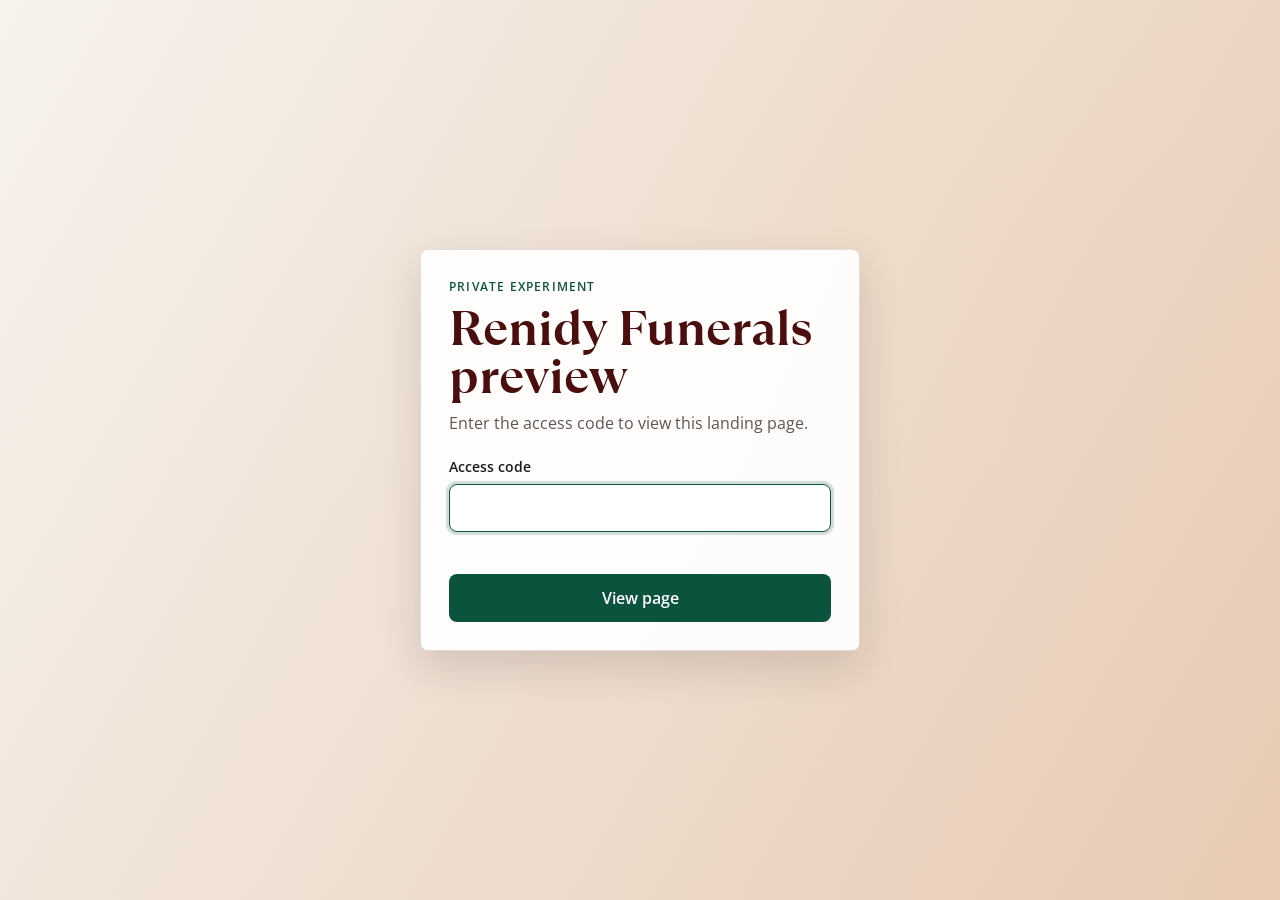
<file: privacy/index.html>
<!doctype html>
<html lang="en" class="passcode-locked">
  <head>
    <meta charset="utf-8" />
    <meta name="viewport" content="width=device-width, initial-scale=1" />
    <title>Privacy | Renidy Funerals</title>
    <meta name="description" content="Privacy notice for the Renidy Funerals standalone funnel." />
    <link rel="canonical" href="https://renidyfunerals.com/privacy/" />
    <style>
      html.passcode-locked body > *:not(.passcode-gate) {
        display: none !important;
      }
      .passcode-gate {
        display: none;
      }
    </style>
    <link rel="stylesheet" href="/styles.css" />
    <script src="/config.js"></script>
    <script src="/gate.js" defer></script>
    <script src="/tawk.js" defer></script>
  </head>
  <body>
    <div class="page-shell funnel-page">
      <header class="top-nav">
        <a class="brand" href="/" aria-label="Renidy Funerals home">
          <span class="brand-mark">R</span>
          <span>Renidy</span>
        </a>
      </header>
      <main>
        <section class="funnel-hero" data-section-type="dark">
          <p class="eyebrow">Privacy</p>
          <h1>Renidy Funerals privacy notice</h1>
          <p>
            This standalone funnel records basic page and CTA analytics so we can understand which
            funeral planning paths are useful.
          </p>
        </section>
        <section class="funnel-panel">
          <h2>What we collect</h2>
          <p>
            We may collect landing page, referral, campaign, device, and CTA interaction data. Do
            not submit private medical, financial, or legal information through this preview funnel.
          </p>
          <a class="outline-button" href="/">Back to Renidy Funerals</a>
        </section>
      </main>
    </div>
  </body>
</html>
</file>
<file: styles.css>
:root {
  --bg: #f6f2ec;
  --ink: #1a1a1a;
  --wine: #4b0e0e;
  --green: #0c533d;
  --green-dark: #073b2b;
  --mint: #cae6d5;
  --gold: #ffd563;
  --gold-dark: #e5b520;
  --muted: #5e5751;
  --line: rgba(75, 14, 14, 0.14);
  --shadow: 0 16px 42px rgba(36, 22, 20, 0.14);
}

@font-face {
  font-family: "Open Sans";
  src: url("/assets/fonts/open-sans/OpenSans-Light.ttf") format("truetype");
  font-weight: 300;
  font-style: normal;
  font-display: swap;
}

@font-face {
  font-family: "Open Sans";
  src: url("/assets/fonts/open-sans/OpenSans-Regular.ttf") format("truetype");
  font-weight: 400;
  font-style: normal;
  font-display: swap;
}

@font-face {
  font-family: "Open Sans";
  src: url("/assets/fonts/open-sans/OpenSans-SemiBold.ttf") format("truetype");
  font-weight: 600;
  font-style: normal;
  font-display: swap;
}

@font-face {
  font-family: "TT Ramillas Trial";
  src: url("/assets/fonts/tt-ramillas/TT_Ramillas_Trial_Regular.woff2") format("woff2");
  font-weight: 400;
  font-style: normal;
  font-display: swap;
}

@font-face {
  font-family: "TT Ramillas Trial";
  src: url("/assets/fonts/tt-ramillas/TT_Ramillas_Trial_Bold.woff2") format("woff2");
  font-weight: 700;
  font-style: normal;
  font-display: swap;
}

@font-face {
  font-family: "TT Ramillas Trial";
  src: url("/assets/fonts/tt-ramillas/TT_Ramillas_Trial_Italic.woff2") format("woff2");
  font-weight: 400;
  font-style: italic;
  font-display: swap;
}

@font-face {
  font-family: "TT Ramillas Trial";
  src: url("/assets/fonts/tt-ramillas/TT_Ramillas_Trial_Bold_Italic.woff2") format("woff2");
  font-weight: 700;
  font-style: italic;
  font-display: swap;
}

* {
  box-sizing: border-box;
}

html {
  scroll-behavior: smooth;
}

body {
  margin: 0;
  background: var(--bg);
  color: var(--ink);
  font-family:
    "Open Sans", Inter, ui-sans-serif, system-ui, -apple-system, BlinkMacSystemFont, "Segoe UI",
    sans-serif;
}

html.passcode-locked body {
  overflow: hidden;
}

html.passcode-locked .page-shell {
  visibility: hidden;
  pointer-events: none;
}

a {
  color: inherit;
}

.passcode-gate {
  position: fixed;
  inset: 0;
  z-index: 9999;
  display: grid;
  place-items: center;
  min-height: 100svh;
  padding: 24px;
  background:
    linear-gradient(120deg, rgba(246, 242, 236, 0.94), rgba(229, 197, 172, 0.88)),
    radial-gradient(circle at 72% 20%, rgba(255, 213, 99, 0.28), transparent 32%),
    var(--bg);
}

.passcode-card {
  width: min(100%, 440px);
  padding: 28px;
  background: rgba(255, 255, 255, 0.92);
  border: 1px solid rgba(75, 14, 14, 0.14);
  border-radius: 8px;
  box-shadow: var(--shadow);
}

.passcode-eyebrow {
  margin: 0 0 10px;
  color: var(--green);
  font-size: 12px;
  font-weight: 800;
  letter-spacing: 0.1em;
  text-transform: uppercase;
}

.passcode-card h1 {
  margin: 0 0 10px;
  color: var(--wine);
  font-family: "TT Ramillas Trial", Georgia, serif;
  font-size: clamp(32px, 8vw, 48px);
  line-height: 1;
}

.passcode-copy {
  margin: 0 0 22px;
  color: var(--muted);
  line-height: 1.5;
}

.passcode-card label {
  display: block;
  margin-bottom: 8px;
  color: var(--ink);
  font-size: 14px;
  font-weight: 700;
}

.passcode-card input {
  width: 100%;
  min-height: 48px;
  padding: 0 14px;
  color: var(--ink);
  background: #fff;
  border: 1px solid rgba(75, 14, 14, 0.22);
  border-radius: 8px;
  font: inherit;
}

.passcode-card input:focus {
  border-color: var(--green);
  outline: 3px solid rgba(12, 83, 61, 0.18);
}

.passcode-card input[aria-invalid="true"] {
  border-color: var(--wine);
}

.passcode-error {
  min-height: 20px;
  margin: 8px 0 14px;
  color: var(--wine);
  font-size: 13px;
  font-weight: 700;
}

.passcode-card button {
  width: 100%;
  min-height: 48px;
  color: white;
  background: var(--green);
  border: 0;
  border-radius: 8px;
  font: inherit;
  font-weight: 800;
  cursor: pointer;
}

.passcode-card button:hover {
  background: var(--green-dark);
}

.page-shell {
  min-height: 100vh;
  background: var(--bg);
}

.top-nav {
  position: sticky;
  top: 0;
  z-index: 40;
  display: flex;
  align-items: center;
  justify-content: space-between;
  gap: 24px;
  min-height: 72px;
  padding: 0 clamp(16px, 4vw, 48px);
  background: rgba(246, 242, 236, 0.94);
  border-bottom: 1px solid rgba(75, 14, 14, 0.08);
  backdrop-filter: blur(14px);
}

.brand,
.top-nav nav,
.trust-banner,
.hero-proof,
.logo-row {
  display: flex;
  align-items: center;
}

.brand {
  gap: 10px;
  color: #3f3e2c;
  font-size: 22px;
  font-weight: 800;
  text-decoration: none;
}

.brand-mark {
  display: grid;
  place-items: center;
  width: 35px;
  height: 35px;
  color: var(--bg);
  background: var(--green);
  border-radius: 999px;
  font-family: Georgia, serif;
}

.top-nav nav {
  gap: 28px;
}

.top-nav nav a {
  color: #4b4b4b;
  font-size: 14px;
  font-weight: 600;
  text-decoration: none;
}

.top-nav nav a:hover {
  color: var(--wine);
}

.nav-cta,
.solid-button,
.outline-button,
.yellow-button {
  display: inline-flex;
  align-items: center;
  justify-content: center;
  min-height: 44px;
  text-decoration: none;
  font-weight: 800;
  transition:
    background-color 160ms ease,
    color 160ms ease,
    border-color 160ms ease,
    transform 160ms ease;
}

.nav-cta {
  padding: 0 18px;
  color: white;
  background: var(--green);
  border-radius: 999px;
  font-size: 14px;
}

.nav-cta:hover,
.solid-button:hover {
  background: var(--green-dark);
}

.trust-banner {
  justify-content: center;
  gap: 22px;
  min-height: 44px;
  padding: 10px 18px;
  color: rgba(75, 14, 14, 0.82);
  background: #f6f2ec;
  font-size: 13px;
  font-weight: 700;
}

.trust-banner span::before {
  content: "";
  display: inline-block;
  width: 6px;
  height: 6px;
  margin-right: 8px;
  background: var(--green);
  border-radius: 50%;
  vertical-align: 1px;
}

.hero {
  position: relative;
  top: -85px;
  display: flex;
  align-items: center;
  min-height: 43vw;
  padding: clamp(96px, 9vw, 128px) 0 clamp(56px, 6vw, 84px);
  overflow: hidden;
}

.hero-image {
  position: absolute;
  inset: 0;
  z-index: 10;
  margin-left: 0;
  width: 100%;
}

.hero-image img {
  width: 100%;
  height: 100%;
  object-fit: cover;
  object-position: center;
}

.hero-gradient {
  position: absolute;
  inset: 0;
  z-index: 5;
  background: linear-gradient(to right, rgba(213, 169, 133, 1), rgba(180, 172, 163, 0.4));
}

.hero-plan-online-hotspot {
  position: absolute;
  top: 13.2%;
  left: 52.7%;
  z-index: 35;
  display: block;
  width: clamp(190px, 13.1vw, 460px);
  height: clamp(44px, 3vw, 104px);
  border-radius: 999px;
  text-decoration: none;
}

.hero-plan-online-hotspot:focus-visible {
  outline: 3px solid var(--green);
  outline-offset: 4px;
}

.hero-inner {
  position: relative;
  z-index: 20;
  display: grid;
  grid-template-columns: repeat(2, minmax(0, 1fr));
  gap: 48px;
  width: 100%;
  max-width: none;
  margin: 0 auto;
  padding: 0 clamp(24px, 8vw, 160px);
}

.hero-copy {
  max-width: 620px;
  margin-left: 0;
}

h1,
h2,
h3,
p {
  margin-top: 0;
}

h1,
h2,
h3 {
  font-family: "TT Ramillas Trial", Georgia, "Times New Roman", serif;
  letter-spacing: 0;
}

h1 {
  margin-bottom: 22px;
  color: var(--wine);
  font-size: clamp(38px, 5.7vw, 72px);
  font-weight: 650;
  line-height: 1.1;
}

h1 em {
  display: inline;
  font-style: italic;
}

.hero-copy p {
  max-width: 560px;
  margin-bottom: 30px;
  color: var(--wine);
  font-size: clamp(16px, 1.6vw, 21px);
  line-height: 1.25;
}

.hero-cards {
  display: grid;
  grid-template-columns: repeat(2, minmax(0, 1fr));
  gap: 16px;
  max-width: 590px;
}

.intent-card {
  position: relative;
  display: block;
  min-height: 150px;
  padding: 22px 48px 22px 22px;
  background: rgba(255, 255, 255, 0.96);
  border: 1px solid rgba(75, 14, 14, 0.1);
  border-radius: 16px;
  box-shadow: 0 8px 22px rgba(36, 22, 20, 0.12);
  text-align: left;
  text-decoration: none;
}

.intent-card:hover {
  border-color: rgba(75, 14, 14, 0.3);
  box-shadow: 0 12px 28px rgba(36, 22, 20, 0.16);
}

.badge {
  display: inline-flex;
  align-items: center;
  height: 24px;
  margin-bottom: 14px;
  padding: 0 9px;
  border-radius: 999px;
  font-size: 11px;
  font-weight: 800;
  letter-spacing: 0.08em;
}

.badge.now {
  color: white;
  background: #1f3d2b;
}

.badge.ahead {
  color: var(--wine);
  background: rgba(75, 14, 14, 0.1);
}

.intent-card strong {
  display: block;
  margin-bottom: 7px;
  color: var(--ink);
  font-family: "TT Ramillas Trial", Georgia, "Times New Roman", serif;
  font-size: 20px;
  line-height: 1.15;
}

.intent-card small {
  color: #4b4b4b;
  font-size: 14px;
  line-height: 1.3;
}

.intent-card .arrow {
  position: absolute;
  top: 22px;
  right: 22px;
  color: var(--wine);
  opacity: 0.65;
}

.hero-proof {
  flex-wrap: wrap;
  gap: 8px;
  margin-top: 18px;
  color: rgba(255, 255, 255, 0.92);
  font-size: 14px;
}

.logo-strip {
  position: relative;
  z-index: 30;
  margin-top: -92px;
  overflow: visible;
}

.logo-row {
  justify-content: space-between;
  gap: clamp(12px, 3vw, 26px);
  width: 100%;
  padding: 0 clamp(12px, 4vw, 48px) 10px;
  overflow-x: auto;
  scrollbar-width: none;
}

.logo-row::-webkit-scrollbar {
  display: none;
}

.logo-row img {
  flex: 0 0 auto;
  width: clamp(66px, 8vw, 112px);
  max-height: 110px;
  object-fit: contain;
}

.dark-card-section {
  position: relative;
  display: flex;
  align-items: center;
  min-height: clamp(430px, 48vw, 700px);
  margin: 28px clamp(4px, 1.3vw, 16px) 40px;
  padding: clamp(48px, 6vw, 80px) clamp(20px, 6vw, 96px);
  overflow: hidden;
  border-radius: clamp(18px, 3vw, 40px);
}

.dark-card-bg {
  position: absolute;
  inset: 0;
  z-index: 0;
}

.dark-card-bg img {
  width: 100%;
  height: 100%;
  object-fit: cover;
}

.dark-card-copy {
  position: relative;
  z-index: 2;
  max-width: 610px;
}

.dark-card-copy h2,
.final-cta h2 {
  margin-bottom: 18px;
  color: var(--mint);
  font-size: clamp(40px, 5vw, 64px);
  font-weight: 800;
  line-height: 1.05;
}

.dark-card-copy p {
  max-width: 520px;
  margin-bottom: 28px;
  color: var(--mint);
  font-size: clamp(17px, 1.8vw, 24px);
  line-height: 1.45;
}

.yellow-button {
  gap: 10px;
  min-height: 58px;
  padding: 0 clamp(22px, 5vw, 76px);
  color: #1a1a1a;
  background: var(--gold);
  border-radius: 999px;
  box-shadow: 0 10px 24px rgba(0, 0, 0, 0.14);
}

.yellow-button:hover {
  background: var(--gold-dark);
}

.support-section,
.meet-doulas-section,
.steps-section,
.faq-section {
  padding: clamp(48px, 7vw, 90px) clamp(16px, 5vw, 64px);
}

.section-heading {
  max-width: 780px;
  margin: 0 auto 44px;
  text-align: center;
}

.section-heading h2,
.faq-section h2 {
  margin-bottom: 14px;
  color: #111827;
  font-size: clamp(32px, 4vw, 54px);
  font-weight: 800;
  line-height: 1.1;
}

.section-heading p {
  color: #5f646d;
  font-size: 17px;
  line-height: 1.55;
}

.meet-doulas-section {
  background: var(--bg);
}

.doula-heading {
  max-width: 820px;
}

.eyebrow {
  margin-bottom: 14px;
  color: rgba(12, 83, 61, 0.82);
  font-size: 12px;
  font-weight: 700;
  letter-spacing: 0.15em;
  line-height: 1.45;
  text-transform: uppercase;
}

.doula-bullets {
  display: flex;
  flex-wrap: wrap;
  justify-content: center;
  gap: 14px clamp(22px, 4vw, 40px);
  margin: 28px 0 0;
  padding: 0;
  color: var(--ink);
  list-style: none;
}

.doula-bullets li {
  display: inline-flex;
  align-items: center;
  gap: 8px;
  font-size: 15px;
}

.doula-bullets span {
  display: grid;
  place-items: center;
  width: 24px;
  height: 24px;
  color: var(--green);
  background: var(--mint);
  border-radius: 999px;
  font-size: 13px;
  font-weight: 800;
}

.doula-track {
  display: grid;
  grid-template-columns: repeat(6, minmax(0, 1fr));
  gap: clamp(14px, 1.6vw, 22px);
  max-width: 1280px;
  margin: 0 auto;
}

.doula-card,
.doula-directory-card {
  overflow: hidden;
  border-radius: 16px;
}

.doula-card {
  background: rgba(235, 228, 219, 0.4);
  box-shadow: 0 4px 14px rgba(36, 22, 20, 0.08);
}

.doula-photo {
  position: relative;
  aspect-ratio: 3 / 4;
  overflow: hidden;
}

.doula-photo img {
  display: block;
  width: 100%;
  height: 100%;
  object-fit: cover;
}

.doula-photo span {
  position: absolute;
  top: 12px;
  left: 12px;
  padding: 5px 10px;
  color: var(--green);
  background: rgba(255, 255, 255, 0.94);
  border-radius: 999px;
  box-shadow: 0 4px 12px rgba(36, 22, 20, 0.12);
  font-size: 10px;
  font-weight: 800;
  letter-spacing: 0.06em;
}

.doula-card-copy {
  padding: 14px 16px 16px;
}

.doula-card-copy h3 {
  margin-bottom: 4px;
  color: var(--ink);
  font-size: 19px;
  font-weight: 700;
  line-height: 1.1;
}

.doula-card-copy p {
  margin-bottom: 0;
  color: rgba(26, 26, 26, 0.72);
  font-size: 13px;
}

.doula-directory-card {
  display: flex;
  flex-direction: column;
  justify-content: space-between;
  min-height: 100%;
  padding: 24px;
  color: white;
  background: var(--green);
  text-decoration: none;
  transition: background-color 160ms ease;
}

.doula-directory-card:hover {
  background: var(--green-dark);
}

.doula-directory-card strong {
  font-family: "TT Ramillas Trial", Georgia, "Times New Roman", serif;
  font-size: clamp(22px, 2vw, 28px);
  line-height: 1.1;
}

.doula-directory-card span {
  margin-top: auto;
  color: rgba(255, 255, 255, 0.88);
  font-size: 14px;
}

.doula-directory-card i {
  display: grid;
  place-items: center;
  width: 42px;
  height: 42px;
  margin-top: 14px;
  color: white;
  background: rgba(255, 255, 255, 0.14);
  border-radius: 999px;
  font-style: normal;
}

.pricing-grid {
  display: grid;
  grid-template-columns: repeat(3, minmax(0, 1fr));
  align-items: stretch;
  gap: 20px;
  max-width: 1040px;
  margin: 0 auto;
  padding-top: 28px;
}

.price-card {
  position: relative;
  display: flex;
  flex-direction: column;
  min-height: 100%;
  padding: 26px;
  background: white;
  border: 2px solid transparent;
  border-radius: 16px;
  box-shadow: 0 3px 14px rgba(17, 24, 39, 0.06);
}

.price-card:hover {
  border-color: var(--green);
}

.price-card.featured {
  border-color: var(--green);
  box-shadow: 0 16px 42px rgba(12, 83, 61, 0.18);
}

.featured-bar {
  position: absolute;
  top: -32px;
  left: 12px;
  right: 12px;
  z-index: -1;
  display: flex;
  justify-content: space-between;
  gap: 12px;
  padding: 11px 16px 32px;
  color: rgba(255, 255, 255, 0.82);
  background: var(--green);
  border-radius: 16px 16px 0 0;
  font-size: 10px;
  font-weight: 800;
  letter-spacing: 0.07em;
  text-transform: uppercase;
}

.featured-bar span:first-child {
  color: var(--gold);
}

.pill {
  align-self: flex-start;
  margin-bottom: 18px;
  padding: 6px 11px;
  border-radius: 999px;
  font-size: 11px;
  font-weight: 800;
  letter-spacing: 0.07em;
  text-transform: uppercase;
}

.pill.green {
  color: var(--green);
  background: #e2efe2;
}

.pill.gold {
  color: #7a5a12;
  background: #f4e6c2;
}

.price-card h3 {
  margin-bottom: 14px;
  color: #111827;
  font-size: 21px;
  font-weight: 800;
}

.price {
  display: flex;
  align-items: flex-start;
  margin-bottom: 14px;
  color: #111827;
  font-family: "TT Ramillas Trial", Georgia, "Times New Roman", serif;
  font-size: 44px;
  font-weight: 800;
  line-height: 1;
}

.price span {
  margin-top: 5px;
  font-size: 0.55em;
}

.price-card p {
  color: #5f646d;
  font-size: 14px;
  line-height: 1.55;
}

.price-card ul {
  display: grid;
  gap: 10px;
  padding: 18px 0 22px;
  margin: 16px 0 0;
  border-top: 1px solid #e5e7eb;
  list-style: none;
}

.price-card li {
  position: relative;
  padding-left: 26px;
  color: #374151;
  font-size: 14px;
  line-height: 1.4;
}

.price-card li::before {
  content: "";
  position: absolute;
  top: 3px;
  left: 0;
  width: 16px;
  height: 16px;
  background: var(--green);
  border-radius: 50%;
}

.price-card li::after {
  content: "";
  position: absolute;
  top: 7px;
  left: 5px;
  width: 5px;
  height: 8px;
  border: solid white;
  border-width: 0 2px 2px 0;
  transform: rotate(45deg);
}

.outline-button,
.solid-button {
  width: 100%;
  min-height: 48px;
  margin-top: auto;
  border-radius: 999px;
  font-size: 14px;
}

.outline-button {
  color: var(--green);
  border: 1px solid var(--green);
  background: white;
}

.outline-button:hover {
  color: white;
  background: var(--green);
}

.solid-button {
  color: white;
  background: var(--green);
}

.steps-section {
  background: #fffaf5;
}

.steps-grid {
  display: grid;
  grid-template-columns: repeat(3, minmax(0, 1fr));
  gap: 20px;
  max-width: 1120px;
  margin: 0 auto;
}

.steps-grid article {
  padding: 28px;
  background: white;
  border: 1px solid rgba(75, 14, 14, 0.1);
  border-radius: 16px;
}

.steps-grid span {
  display: grid;
  place-items: center;
  width: 36px;
  height: 36px;
  margin-bottom: 20px;
  color: white;
  background: var(--wine);
  border-radius: 999px;
  font-weight: 800;
}

.steps-grid p,
.faq-section p {
  color: var(--muted);
  line-height: 1.6;
}

.final-cta {
  display: grid;
  place-items: center;
  padding: clamp(64px, 8vw, 100px) clamp(16px, 5vw, 64px);
  background: var(--green);
  text-align: center;
}

.final-cta h2 {
  max-width: 850px;
}

.final-cta p {
  max-width: 640px;
  margin: 14px auto 0;
  color: rgba(255, 255, 255, 0.78);
  font-size: 17px;
  line-height: 1.5;
}

.funnel-page {
  min-height: 100vh;
  background:
    linear-gradient(180deg, rgba(248, 242, 234, 0.94), rgba(255, 255, 255, 0.98)),
    var(--paper);
}

.funnel-hero {
  padding: clamp(76px, 9vw, 120px) clamp(16px, 5vw, 64px) clamp(56px, 7vw, 90px);
  background:
    linear-gradient(135deg, rgba(75, 14, 14, 0.9), rgba(31, 61, 43, 0.86)),
    var(--green);
  color: white;
  text-align: center;
}

.funnel-hero .eyebrow {
  justify-content: center;
  color: rgba(255, 255, 255, 0.82);
}

.funnel-hero h1 {
  max-width: 880px;
  margin-right: auto;
  margin-left: auto;
  color: white;
  font-size: clamp(42px, 5vw, 72px);
}

.funnel-hero p {
  max-width: 680px;
  margin: 0 auto;
  color: rgba(255, 255, 255, 0.82);
  font-size: clamp(17px, 1.7vw, 22px);
  line-height: 1.45;
}

.funnel-panel {
  width: min(1080px, calc(100% - 32px));
  margin: clamp(36px, 5vw, 64px) auto;
  padding: clamp(28px, 4vw, 46px);
  background: white;
  border: 1px solid rgba(75, 14, 14, 0.1);
  border-radius: 18px;
  box-shadow: 0 16px 44px rgba(36, 22, 20, 0.08);
}

.funnel-panel h2 {
  margin-bottom: 22px;
  color: var(--wine);
  font-size: clamp(28px, 3vw, 44px);
}

.funnel-panel > p {
  max-width: 720px;
  color: var(--muted);
  font-size: 17px;
  line-height: 1.6;
}

.funnel-options {
  display: grid;
  grid-template-columns: repeat(3, minmax(0, 1fr));
  gap: 18px;
}

.funnel-options .intent-card {
  min-height: 190px;
  background: #fffaf3;
}

.faq-section {
  max-width: 980px;
  margin: 0 auto;
}

.faq-section details {
  padding: 22px 0;
  border-bottom: 1px solid rgba(75, 14, 14, 0.14);
}

.faq-section summary {
  cursor: pointer;
  font-weight: 800;
}

footer {
  display: flex;
  justify-content: space-between;
  gap: 24px;
  padding: 30px clamp(16px, 5vw, 64px);
  color: #5f646d;
  border-top: 1px solid rgba(75, 14, 14, 0.1);
}

footer a {
  text-decoration: none;
}

html.funnel-modal-open,
html.funnel-modal-open body {
  overflow: hidden;
}

.funnel-modal {
  position: fixed;
  inset: 0;
  z-index: 1000;
  display: none;
  align-items: center;
  justify-content: center;
  padding: 22px;
}

.funnel-modal.is-open {
  display: flex;
}

.funnel-modal__backdrop {
  position: absolute;
  inset: 0;
  background: rgba(21, 24, 20, 0.62);
  backdrop-filter: blur(8px);
}

.funnel-modal__dialog {
  position: relative;
  width: min(560px, calc(100vw - 32px));
  height: min(820px, calc(100dvh - 44px));
  overflow: hidden;
  border: 2px solid rgba(28, 28, 26, 0.85);
  border-radius: 24px;
  background: #fbf8ee;
  box-shadow: 0 28px 90px rgba(0, 0, 0, 0.34);
}

.funnel-modal__close {
  position: absolute;
  top: 12px;
  right: 12px;
  z-index: 2;
  display: grid;
  width: 38px;
  height: 38px;
  place-items: center;
  border: 1.5px solid rgba(28, 28, 26, 0.18);
  border-radius: 999px;
  background: rgba(255, 255, 255, 0.94);
  color: #1c1c1a;
  cursor: pointer;
  font: 28px/1 Arial, sans-serif;
  box-shadow: 0 8px 20px rgba(28, 28, 26, 0.12);
}

.funnel-modal__close:hover,
.funnel-modal__close:focus-visible {
  border-color: rgba(28, 28, 26, 0.55);
  outline: none;
}

.funnel-modal__frame {
  display: block;
  width: 100%;
  height: 100%;
  border: 0;
  background: #fbf8ee;
}

@media (max-width: 1024px) {
  .hero {
    top: 0;
    min-height: auto;
    padding-top: 64px;
  }

  .hero-inner {
    grid-template-columns: 1fr;
  }

  .hero-image {
    opacity: 0.28;
    margin-left: 0;
  }

  .hero-plan-online-hotspot {
    display: none;
  }

  .logo-strip {
    margin-top: 0;
  }

  .pricing-grid,
  .steps-grid,
  .funnel-options {
    grid-template-columns: 1fr;
  }

  .doula-track {
    display: flex;
    gap: 18px;
    margin-right: calc(clamp(16px, 5vw, 64px) * -1);
    margin-left: calc(clamp(16px, 5vw, 64px) * -1);
    padding: 0 clamp(16px, 5vw, 64px) 12px;
    overflow-x: auto;
    scroll-snap-type: x mandatory;
    scrollbar-width: none;
  }

  .doula-track::-webkit-scrollbar {
    display: none;
  }

  .doula-card,
  .doula-directory-card {
    flex: 0 0 min(280px, 72vw);
    scroll-snap-align: start;
  }

  .featured-bar {
    position: static;
    z-index: auto;
    margin: -26px -26px 18px;
    padding: 12px 16px;
    border-radius: 14px 14px 0 0;
  }
}

@media (max-width: 720px) {
  .top-nav {
    min-height: 64px;
  }

  .top-nav nav {
    display: none;
  }

  .trust-banner {
    justify-content: flex-start;
    overflow-x: auto;
    white-space: nowrap;
  }

  .hero {
    padding-bottom: 40px;
  }

  .hero-cards {
    grid-template-columns: 1fr;
  }

  .intent-card {
    min-height: 128px;
  }

  .hero-proof {
    color: rgba(75, 14, 14, 0.82);
  }

  .dark-card-section {
    margin-right: 4px;
    margin-left: 4px;
  }

  .dark-card-copy h2,
  .final-cta h2 {
    font-size: 40px;
  }

  .yellow-button {
    width: 100%;
    padding-right: 18px;
    padding-left: 18px;
    text-align: center;
  }
}

@media (max-width: 480px) {
  .nav-cta {
    display: none;
  }

  .funnel-modal {
    align-items: flex-end;
    padding: 10px;
  }

  .funnel-modal__dialog {
    width: 100%;
    height: min(760px, calc(100dvh - 20px));
    border-radius: 20px;
  }

  h1 {
    font-size: 38px;
  }

  .logo-row img {
    width: 58px;
  }

  footer {
    flex-direction: column;
  }
}
</file>
